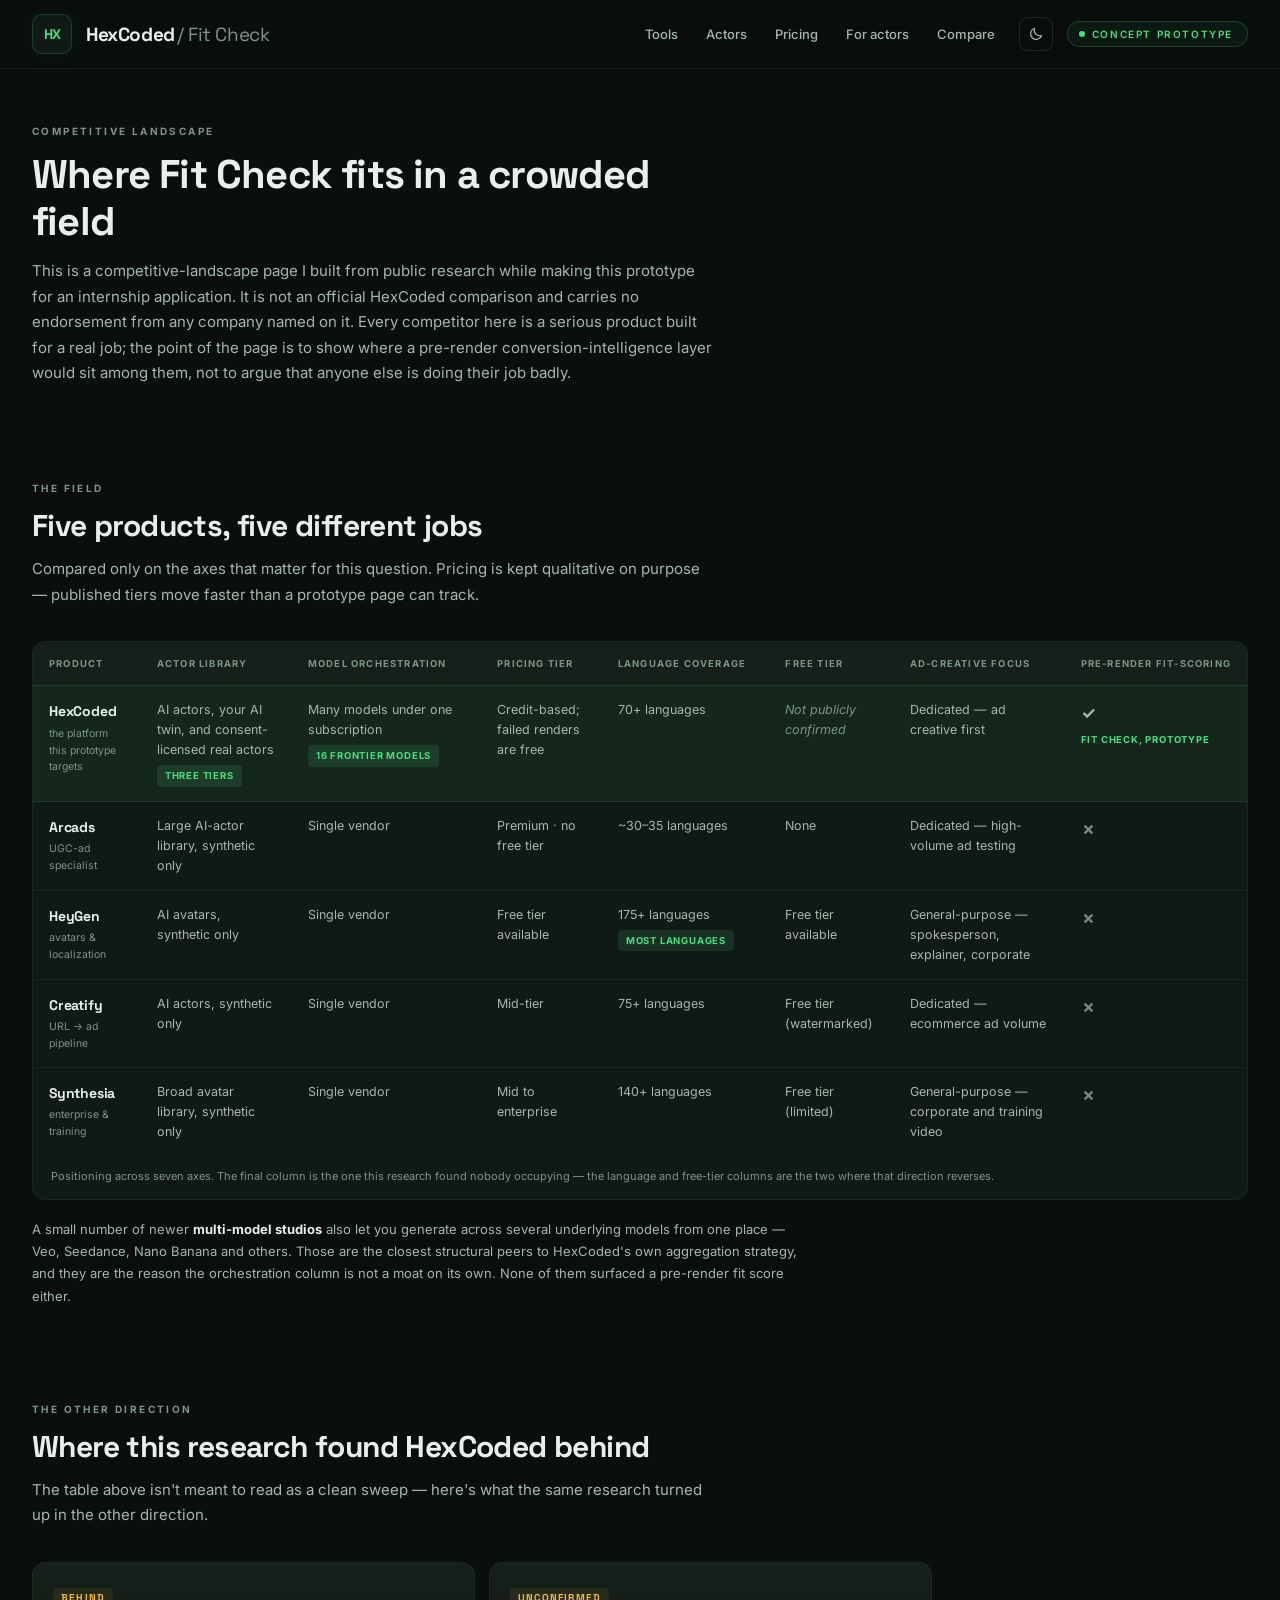
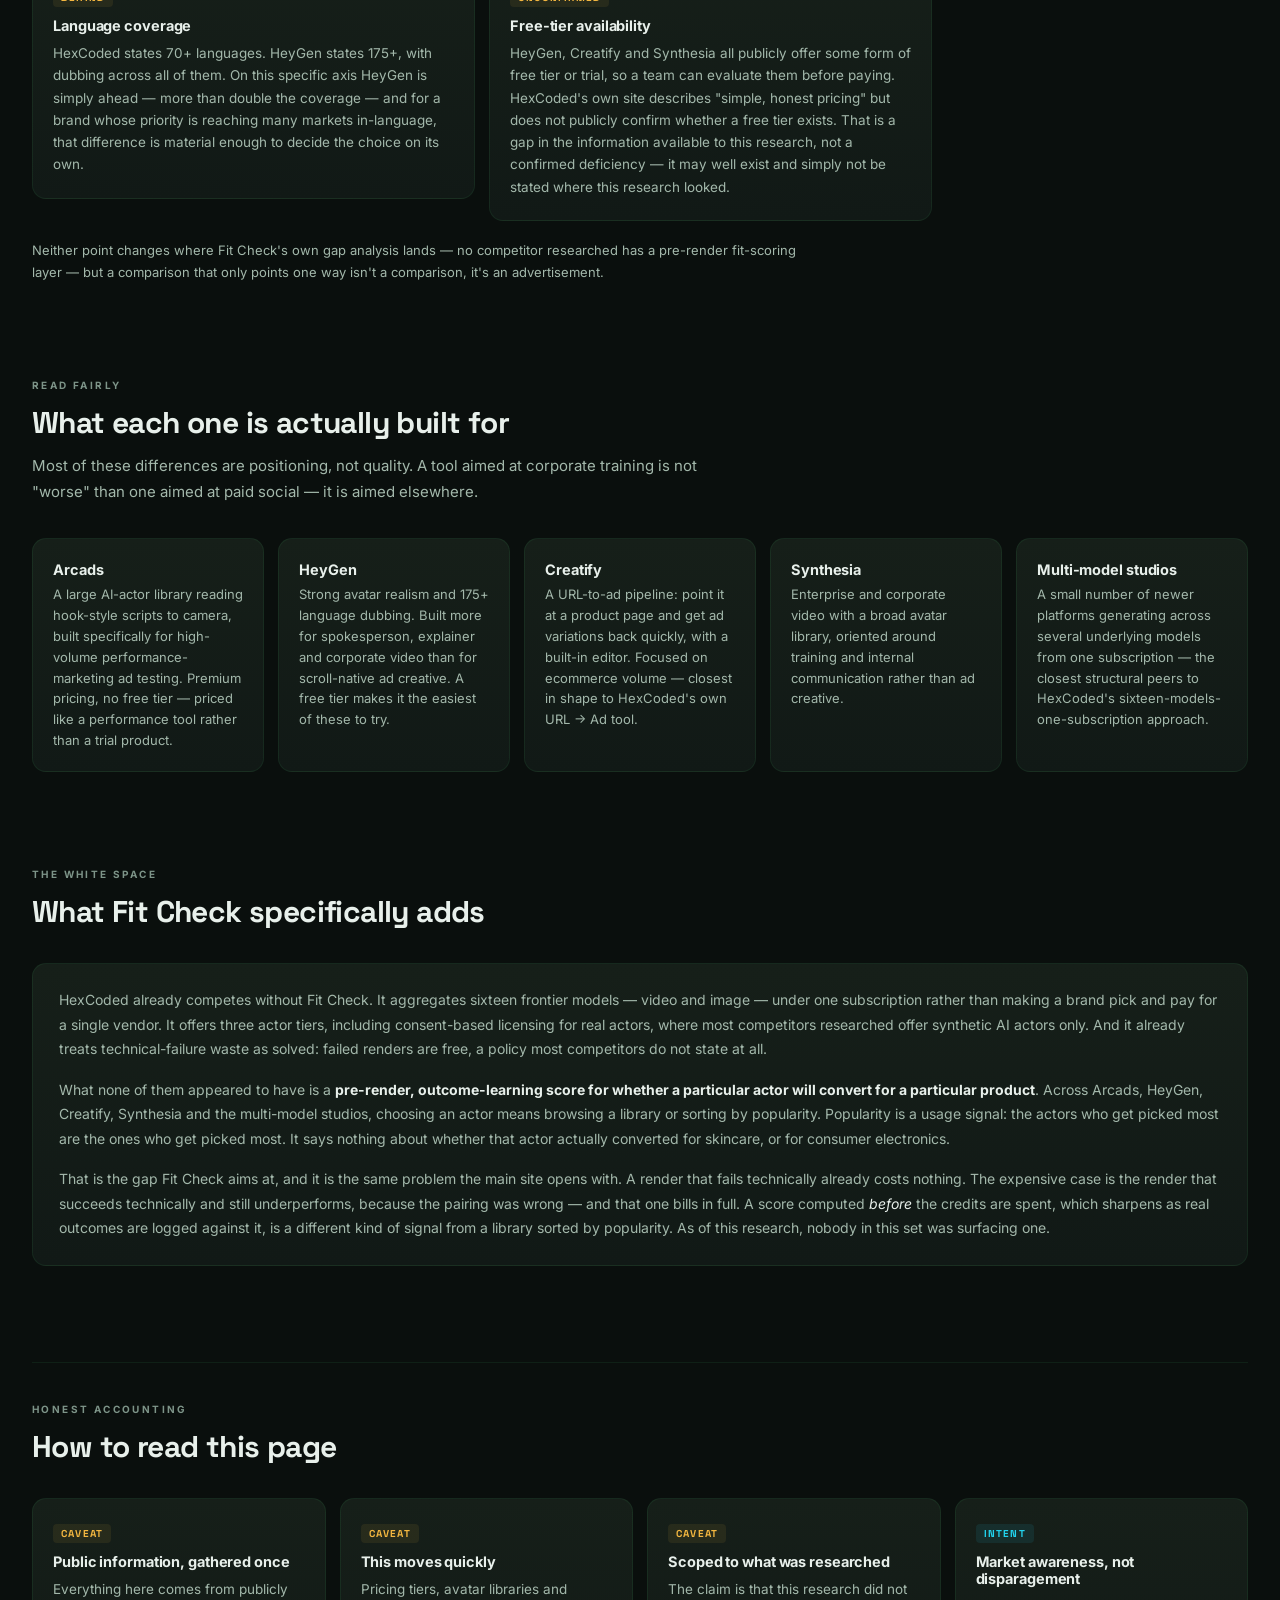
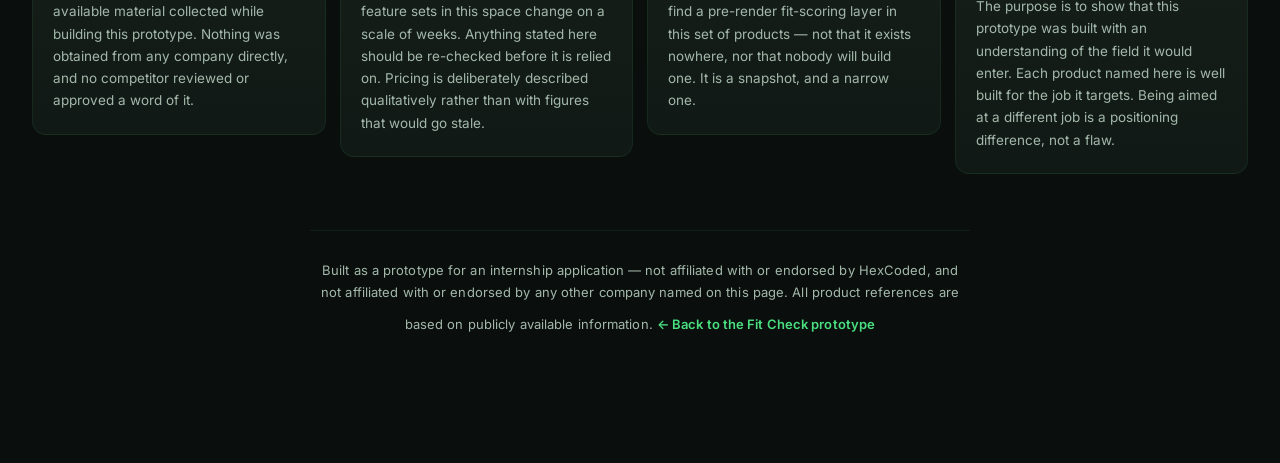
<file: competitors.html>
<!DOCTYPE html>
<html lang="en">
<head>
<meta charset="UTF-8">
<script>
  /* Applied before first paint so a saved light theme never flashes dark.
     Kept inline and tiny on purpose - it must run before the stylesheet
     paints, which a deferred module cannot do. */
  (function () {
    try {
      if (localStorage.getItem('hexcoded-theme') === 'light') {
        document.documentElement.setAttribute('data-theme', 'light');
      }
    } catch (e) { /* storage blocked - fall through to the dark default */ }
  })();
</script>
<meta name="viewport" content="width=device-width, initial-scale=1.0">
<title>Competitive landscape · Fit Check — HexCoded concept prototype</title>
<meta name="description" content="Where a pre-render conversion-intelligence score sits against Arcads, HeyGen, Creatify and Synthesia — a competitive-landscape page built from public research for an internship application.">
<link rel="icon" href="data:image/svg+xml,%3Csvg xmlns=%27http://www.w3.org/2000/svg%27 viewBox=%270 0 32 32%27%3E%3Crect width=%2732%27 height=%2732%27 rx=%278%27 fill=%27%230a0f0d%27/%3E%3Ccircle cx=%2716%27 cy=%2716%27 r=%279%27 fill=%27none%27 stroke=%27%234ade80%27 stroke-width=%272%27/%3E%3Ccircle cx=%2716%27 cy=%2716%27 r=%273.5%27 fill=%27%234ade80%27/%3E%3C/svg%3E">
<link rel="preconnect" href="https://fonts.googleapis.com">
<link href="https://fonts.googleapis.com/css2?family=Space+Grotesk:wght@400;500;600;700&family=Inter:wght@400;500;600&family=JetBrains+Mono:wght@400;500&display=swap" rel="stylesheet">
<link rel="stylesheet" href="style.css">
</head>
<body id="top">

<!-- ══ NAV — same shell as index.html ═════════════════════════════ -->
<header class="site-header">
  <div class="header-inner">
    <a class="brand" href="index.html">
      <div class="brand-mark">HX</div>
      <div class="brand-name">HexCoded <span>/ Fit Check</span></div>
    </a>

    <nav class="site-nav" aria-label="Product navigation">
      <a href="index.html#tools">Tools</a>
      <a href="index.html#actors">Actors</a>
      <a href="index.html#pricing">Pricing</a>
      <a href="index.html#for-actors">For actors</a>
      <a href="competitors.html" aria-current="page">Compare</a>
    </nav>

    <div class="header-actions">
      <button class="theme-toggle" id="themeToggle" type="button"
              aria-label="Switch to light theme" title="Switch to light theme" aria-pressed="false">
        <svg class="icon-moon" viewBox="0 0 24 24" fill="none" stroke="currentColor"
             stroke-width="1.7" stroke-linecap="round" stroke-linejoin="round" aria-hidden="true">
          <path d="M20.5 14.2A8.5 8.5 0 019.8 3.5a8.5 8.5 0 1010.7 10.7z"/>
        </svg>
        <svg class="icon-sun" viewBox="0 0 24 24" fill="none" stroke="currentColor"
             stroke-width="1.7" stroke-linecap="round" stroke-linejoin="round" aria-hidden="true">
          <circle cx="12" cy="12" r="4.2"/>
          <path d="M12 2v2.4M12 19.6V22M22 12h-2.4M4.4 12H2M19.1 4.9l-1.7 1.7M6.6 17.4l-1.7 1.7M19.1 19.1l-1.7-1.7M6.6 6.6L4.9 4.9"/>
        </svg>
      </button>
      <div class="badge"><span class="badge-dot" aria-hidden="true"></span>Concept Prototype</div>
    </div>
  </div>
</header>

<main class="wrap">

  <!-- ══ HERO ═══════════════════════════════════════════════════════ -->
  <section class="section compare-hero">
    <div class="section-head">
      <div class="section-eyebrow">Competitive landscape</div>
      <h1 class="section-title compare-h1">Where Fit Check fits in a crowded field</h1>
      <p class="section-sub">This is a competitive-landscape page I built from public research while
        making this prototype for an internship application. It is not an official HexCoded comparison
        and carries no endorsement from any company named on it. Every competitor here is a serious
        product built for a real job; the point of the page is to show where a pre-render
        conversion-intelligence layer would sit among them, not to argue that anyone else is doing
        their job badly.</p>
    </div>
  </section>

  <!-- ══ COMPARISON ═════════════════════════════════════════════════ -->
  <section class="section" id="matrix">
    <div class="section-head">
      <div class="section-eyebrow">The field</div>
      <h2 class="section-title">Five products, five different jobs</h2>
      <p class="section-sub">Compared only on the axes that matter for this question. Pricing is kept
        qualitative on purpose — published tiers move faster than a prototype page can track.</p>
    </div>

    <div class="compare-scroll" tabindex="0" role="group" aria-label="Competitive comparison table">
      <table class="compare-table">
        <caption class="compare-caption">Positioning across seven axes. The final column is the one
          this research found nobody occupying — the language and free-tier columns are the two where
          that direction reverses.</caption>
        <thead>
          <tr>
            <th scope="col">Product</th>
            <th scope="col">Actor library</th>
            <th scope="col">Model orchestration</th>
            <th scope="col">Pricing tier</th>
            <th scope="col">Language coverage</th>
            <th scope="col">Free tier</th>
            <th scope="col">Ad-creative focus</th>
            <th scope="col">Pre-render fit-scoring</th>
          </tr>
        </thead>
        <tbody>
          <tr class="compare-row compare-row--us">
            <th scope="row">
              <span class="compare-name">HexCoded</span>
              <span class="compare-note">the platform this prototype targets</span>
            </th>
            <td>AI actors, your AI twin, and consent-licensed real actors <span class="compare-tick">three tiers</span></td>
            <td>Many models under one subscription <span class="compare-tick">16 frontier models</span></td>
            <td>Credit-based; failed renders are free</td>
            <td>70+ languages</td>
            <td class="compare-unknown">Not publicly confirmed</td>
            <td>Dedicated — ad creative first</td>
            <td class="compare-yes"><span aria-hidden="true">✓</span>
              <span class="compare-yes-label">Fit Check, prototype</span></td>
          </tr>
          <tr class="compare-row">
            <th scope="row">
              <span class="compare-name">Arcads</span>
              <span class="compare-note">UGC-ad specialist</span>
            </th>
            <td>Large AI-actor library, synthetic only</td>
            <td>Single vendor</td>
            <td>Premium · no free tier</td>
            <td>~30–35 languages</td>
            <td>None</td>
            <td>Dedicated — high-volume ad testing</td>
            <td class="compare-no"><span aria-hidden="true">✗</span><span class="sr-only">No</span></td>
          </tr>
          <tr class="compare-row">
            <th scope="row">
              <span class="compare-name">HeyGen</span>
              <span class="compare-note">avatars &amp; localization</span>
            </th>
            <td>AI avatars, synthetic only</td>
            <td>Single vendor</td>
            <td>Free tier available</td>
            <td>175+ languages <span class="compare-tick">most languages</span></td>
            <td>Free tier available</td>
            <td>General-purpose — spokesperson, explainer, corporate</td>
            <td class="compare-no"><span aria-hidden="true">✗</span><span class="sr-only">No</span></td>
          </tr>
          <tr class="compare-row">
            <th scope="row">
              <span class="compare-name">Creatify</span>
              <span class="compare-note">URL → ad pipeline</span>
            </th>
            <td>AI actors, synthetic only</td>
            <td>Single vendor</td>
            <td>Mid-tier</td>
            <td>75+ languages</td>
            <td>Free tier (watermarked)</td>
            <td>Dedicated — ecommerce ad volume</td>
            <td class="compare-no"><span aria-hidden="true">✗</span><span class="sr-only">No</span></td>
          </tr>
          <tr class="compare-row">
            <th scope="row">
              <span class="compare-name">Synthesia</span>
              <span class="compare-note">enterprise &amp; training</span>
            </th>
            <td>Broad avatar library, synthetic only</td>
            <td>Single vendor</td>
            <td>Mid to enterprise</td>
            <td>140+ languages</td>
            <td>Free tier (limited)</td>
            <td>General-purpose — corporate and training video</td>
            <td class="compare-no"><span aria-hidden="true">✗</span><span class="sr-only">No</span></td>
          </tr>
        </tbody>
      </table>
    </div>

    <p class="compare-foot">A small number of newer <b>multi-model studios</b> also let you generate
      across several underlying models from one place — Veo, Seedance, Nano Banana and others. Those
      are the closest structural peers to HexCoded's own aggregation strategy, and they are the reason
      the orchestration column is not a moat on its own. None of them surfaced a pre-render fit score
      either.</p>
  </section>

  <!-- ══ WHERE HEXCODED IS BEHIND ═══════════════════════════════════ -->
  <section class="section" id="behind">
    <div class="section-head">
      <div class="section-eyebrow">The other direction</div>
      <h2 class="section-title">Where this research found HexCoded behind</h2>
      <p class="section-sub">The table above isn't meant to read as a clean sweep — here's what the
        same research turned up in the other direction.</p>
    </div>

    <div class="how-grid compare-behind">
      <div class="how-card">
        <div class="how-num how-num--standin">Behind</div>
        <div class="how-h">Language coverage</div>
        <div class="how-p">HexCoded states 70+ languages. HeyGen states 175+, with dubbing across
          all of them. On this specific axis HeyGen is simply ahead — more than double the coverage —
          and for a brand whose priority is reaching many markets in-language, that difference is
          material enough to decide the choice on its own.</div>
      </div>
      <div class="how-card">
        <div class="how-num how-num--standin">Unconfirmed</div>
        <div class="how-h">Free-tier availability</div>
        <div class="how-p">HeyGen, Creatify and Synthesia all publicly offer some form of free tier
          or trial, so a team can evaluate them before paying. HexCoded's own site describes "simple,
          honest pricing" but does not publicly confirm whether a free tier exists. That is a gap in
          the information available to this research, not a confirmed deficiency — it may well exist
          and simply not be stated where this research looked.</div>
      </div>
    </div>

    <p class="compare-foot">Neither point changes where Fit Check's own gap analysis lands — no
      competitor researched has a pre-render fit-scoring layer — but a comparison that only points
      one way isn't a comparison, it's an advertisement.</p>
  </section>

  <!-- ══ WHAT EACH ONE IS ACTUALLY FOR ══════════════════════════════ -->
  <section class="section" id="field">
    <div class="section-head">
      <div class="section-eyebrow">Read fairly</div>
      <h2 class="section-title">What each one is actually built for</h2>
      <p class="section-sub">Most of these differences are positioning, not quality. A tool aimed at
        corporate training is not "worse" than one aimed at paid social — it is aimed elsewhere.</p>
    </div>

    <div class="tool-grid compare-grid">
      <div class="tool-card">
        <div class="tool-name">Arcads</div>
        <div class="tool-desc">A large AI-actor library reading hook-style scripts to camera, built
          specifically for high-volume performance-marketing ad testing. Premium pricing, no free tier
          — priced like a performance tool rather than a trial product.</div>
      </div>
      <div class="tool-card">
        <div class="tool-name">HeyGen</div>
        <div class="tool-desc">Strong avatar realism and 175+ language dubbing. Built more for
          spokesperson, explainer and corporate video than for scroll-native ad creative. A free tier
          makes it the easiest of these to try.</div>
      </div>
      <div class="tool-card">
        <div class="tool-name">Creatify</div>
        <div class="tool-desc">A URL-to-ad pipeline: point it at a product page and get ad variations
          back quickly, with a built-in editor. Focused on ecommerce volume — closest in shape to
          HexCoded's own URL → Ad tool.</div>
      </div>
      <div class="tool-card">
        <div class="tool-name">Synthesia</div>
        <div class="tool-desc">Enterprise and corporate video with a broad avatar library, oriented
          around training and internal communication rather than ad creative.</div>
      </div>
      <div class="tool-card">
        <div class="tool-name">Multi-model studios</div>
        <div class="tool-desc">A small number of newer platforms generating across several underlying
          models from one subscription — the closest structural peers to HexCoded's
          sixteen-models-one-subscription approach.</div>
      </div>
    </div>
  </section>

  <!-- ══ THE GAP ════════════════════════════════════════════════════ -->
  <section class="section" id="gap">
    <div class="section-head">
      <div class="section-eyebrow">The white space</div>
      <h2 class="section-title">What Fit Check specifically adds</h2>
    </div>

    <div class="evidence compare-gap">
      <p class="compare-p">HexCoded already competes without Fit Check. It aggregates sixteen frontier
        models — video and image — under one subscription rather than making a brand pick and pay for a
        single vendor. It offers three actor tiers, including consent-based licensing for real actors,
        where most competitors researched offer synthetic AI actors only. And it already treats
        technical-failure waste as solved: failed renders are free, a policy most competitors do not
        state at all.</p>

      <p class="compare-p">What none of them appeared to have is a <b>pre-render, outcome-learning
        score for whether a particular actor will convert for a particular product</b>. Across Arcads,
        HeyGen, Creatify, Synthesia and the multi-model studios, choosing an actor means browsing a
        library or sorting by popularity. Popularity is a usage signal: the actors who get picked most
        are the ones who get picked most. It says nothing about whether that actor actually converted
        for skincare, or for consumer electronics.</p>

      <p class="compare-p">That is the gap Fit Check aims at, and it is the same problem the main site
        opens with. A render that fails technically already costs nothing. The expensive case is the
        render that succeeds technically and still underperforms, because the pairing was wrong — and
        that one bills in full. A score computed <em>before</em> the credits are spent, which sharpens
        as real outcomes are logged against it, is a different kind of signal from a library sorted by
        popularity. As of this research, nobody in this set was surfacing one.</p>
    </div>
  </section>

  <!-- ══ HONESTY ════════════════════════════════════════════════════ -->
  <section class="section how" id="honesty">
    <div class="section-head">
      <div class="section-eyebrow">Honest accounting</div>
      <h2 class="section-title">How to read this page</h2>
    </div>

    <div class="how-grid">
      <div class="how-card">
        <div class="how-num how-num--standin">Caveat</div>
        <div class="how-h">Public information, gathered once</div>
        <div class="how-p">Everything here comes from publicly available material collected while
          building this prototype. Nothing was obtained from any company directly, and no competitor
          reviewed or approved a word of it.</div>
      </div>
      <div class="how-card">
        <div class="how-num how-num--standin">Caveat</div>
        <div class="how-h">This moves quickly</div>
        <div class="how-p">Pricing tiers, avatar libraries and feature sets in this space change on a
          scale of weeks. Anything stated here should be re-checked before it is relied on. Pricing is
          deliberately described qualitatively rather than with figures that would go stale.</div>
      </div>
      <div class="how-card">
        <div class="how-num how-num--standin">Caveat</div>
        <div class="how-h">Scoped to what was researched</div>
        <div class="how-p">The claim is that this research did not find a pre-render fit-scoring layer
          in this set of products — not that it exists nowhere, nor that nobody will build one. It is a
          snapshot, and a narrow one.</div>
      </div>
      <div class="how-card">
        <div class="how-num how-num--grounded">Intent</div>
        <div class="how-h">Market awareness, not disparagement</div>
        <div class="how-p">The purpose is to show that this prototype was built with an understanding
          of the field it would enter. Each product named here is well built for the job it targets.
          Being aimed at a different job is a positioning difference, not a flaw.</div>
      </div>
    </div>
  </section>

  <footer id="colophon">Built as a prototype for an internship application — not affiliated with or
    endorsed by HexCoded, and not affiliated with or endorsed by any other company named on this page.
    All product references are based on publicly available information.
    <a class="compare-back" href="index.html">← Back to the Fit Check prototype</a></footer>
</main>

<script type="module" src="js/theme.js"></script>
</body>
</html>
</file>
<file: style.css>
/* ═══════════════════════════════════════════════════════════════════
   HexCoded · Conversion Intelligence — Production Design System
   ═══════════════════════════════════════════════════════════════════ */

/* ── Tokens ────────────────────────────────────────────────────── */
:root {
  --bg: #0a0f0d;
  --surface: #111916;
  --surface-2: #161f19;
  --surface-3: #1c2720;

  --border: rgba(74, 222, 128, .08);
  --border-hl: rgba(74, 222, 128, .18);

  --accent: #4ade80;
  --accent-dim: #2e6b48;
  --accent-glow: rgba(74, 222, 128, .22);

  --warn: #f4b740;
  --danger: #f2555a;

  --text: #e8f0eb;
  --text-2: #a3b8ab;
  --text-3: #7d9488;


  /* ── role tokens (light theme overrides these below) ───────────── */
  --accent-fill: #4ade80;      /* green that carries --on-accent ink */
  --accent-hover: #5ce898;
  --on-accent: #0a0f0d;        /* ink on a green fill */

  --grad-a: #4ade80;
  --grad-b: #22d3ee;
  --cyan: #22d3ee;
  --cyan-wash: rgba(34,211,238,.09);
  --cyan-wash-2: rgba(34,211,238,.16);

  --line-faint: rgba(255,255,255,.05);
  --line:       rgba(255,255,255,.08);
  --line-2:     rgba(255,255,255,.10);
  --line-3:     rgba(255,255,255,.12);
  --line-4:     rgba(255,255,255,.14);
  --fill-subtle: rgba(255,255,255,.04);
  --track:       rgba(255,255,255,.07);
  --track-fill:  rgba(255,255,255,.35);
  --track-fill-2: rgba(255,255,255,.16);
  --key-usage:   rgba(255,255,255,.30);
  --inset:       rgba(0,0,0,.18);

  --shadow-c:        rgba(0,0,0,.4);
  --shadow-c-soft:   rgba(0,0,0,.3);
  --shadow-c-strong: rgba(0,0,0,.55);

  --verdict-warm-fg: #c7f5d8;
  --verdict-cold-fg: #ffd4d5;
  --header-bg: rgba(10, 15, 13, .82);

  --hero-wash: rgba(74,222,128,.07);
  --hv-silhouette: url("data:image/svg+xml,%3Csvg xmlns='http://www.w3.org/2000/svg' viewBox='0 0 100 132'%3E%3Ccircle cx='50' cy='38' r='21'/%3E%3Cpath d='M6 132c0-29.5 19.7-50 44-50s44 20.5 44 50z'/%3E%3C/svg%3E");

  --mono: 'JetBrains Mono', 'SF Mono', 'Fira Code', monospace;
}

/* ── Reset ─────────────────────────────────────────────────────── */
*, *::before, *::after { box-sizing: border-box; margin: 0; padding: 0; }
html {
  scroll-behavior: smooth;
  /* sticky header is ~57-70px; keep anything scrolled-to clear of it.
     Global scroll-padding replaces the per-element scroll-margin-top rules
     that used to be sprinkled on .flow / .section / .rail / .for-actors. */
  scroll-padding-top: 96px;
}
body {
  font-family: 'Inter', -apple-system, BlinkMacSystemFont, sans-serif;
  background: var(--bg);
  color: var(--text);
  min-height: 100vh;
  -webkit-font-smoothing: antialiased;
  -moz-osx-font-smoothing: grayscale;
  padding: 0 0 100px;
  /* single subtle top glow — not over-produced */
  background-image:
    radial-gradient(ellipse 900px 440px at 20% -6%, var(--hero-wash), transparent 60%);
}

/* ── Layout ────────────────────────────────────────────────────── */
/* .wrap is the WIDE container for hero / transparency / footer.
   .flow is the NARROW, centred container for the linear step panels. */
.wrap {
  max-width: 1280px;
  margin: 0 auto;
  padding: 0 32px;
}
.flow {
  max-width: 800px;
  margin: 0 auto;
}
/* Long-form text never runs the full 1280px measure. */
.sub, .notice, footer { max-width: 660px; }

/* ── Keyframes ─────────────────────────────────────────────────── */
@keyframes fadeUp {
  from { opacity: 0; transform: translateY(18px); }
  to   { opacity: 1; transform: translateY(0); }
}
@keyframes panelIn {
  from { opacity: 0; transform: translateY(12px) scale(.985); }
  to   { opacity: 1; transform: translateY(0)   scale(1); }
}
@keyframes scorePulse {
  0%   { transform: scale(1); }
  35%  { transform: scale(1.08); }
  100% { transform: scale(1); }
}
@keyframes scaleIn {
  from { opacity: 0; transform: translateY(12px) scale(.985); }
  to   { opacity: 1; transform: translateY(0)   scale(1); }
}
@keyframes dotPulse {
  0%, 100% { box-shadow: 0 0 0 0 rgba(74,222,128,.55); }
  60%      { box-shadow: 0 0 0 5px rgba(74,222,128,0); }
}
@keyframes toastUp {
  from { opacity: 0; transform: translateX(-50%) translateY(16px); }
  to   { opacity: 1; transform: translateX(-50%) translateY(0); }
}

/* ══════════════════════════════════════════════════════════════════
   LIGHT THEME
   Same token names, re-pointed. Dark stays the default; light is opt-in
   via data-theme="light" on <html>. On white the dark theme's tricks
   invert: green-tinted glows become grey hairlines, and depth comes
   from soft shadows instead of border luminance.
   ══════════════════════════════════════════════════════════════════ */
html[data-theme="light"] {
  --bg: #f4f9f6;
  --surface: #ffffff;
  --surface-2: #fbfdfc;
  --surface-3: #f1f7f3;

  --border: rgba(13, 42, 30, .10);
  --border-hl: rgba(22, 163, 74, .32);

  --accent: #15803d;          /* green that must stay readable AS TEXT on white */
  --accent-fill: #22c55e;     /* vivid green that carries --on-accent ink */
  --accent-hover: #16a34a;
  --accent-dim: #86efac;
  --accent-glow: rgba(34, 197, 94, .20);
  --on-accent: #04240f;

  --grad-a: #16a34a;
  --grad-b: #0891b2;
  --cyan: #0e7490;
  --cyan-wash: rgba(14, 116, 144, .08);
  --cyan-wash-2: rgba(14, 116, 144, .14);

  --warn: #b45309;
  --danger: #dc2626;

  --text:   #0a1710;   /* headings: near-black */
  --text-2: #3a4a42;   /* body copy: confidently dark, ~9.4:1 on white */
  --text-3: #4e5d55;   /* muted labels, ~7:1 on white */

  --line-faint:   rgba(13, 42, 30, .06);
  --line:         rgba(13, 42, 30, .09);
  --line-2:       rgba(13, 42, 30, .12);
  --line-3:       rgba(13, 42, 30, .15);
  --line-4:       rgba(13, 42, 30, .20);
  --fill-subtle:  rgba(13, 42, 30, .04);
  --track:        rgba(13, 42, 30, .08);
  --track-fill:   rgba(13, 42, 30, .42);
  --track-fill-2: rgba(13, 42, 30, .20);
  --key-usage:    rgba(13, 42, 30, .34);
  --inset:        rgba(13, 42, 30, .025);

  --shadow-c:        rgba(16, 44, 32, .10);
  --shadow-c-soft:   rgba(16, 44, 32, .07);
  --shadow-c-strong: rgba(16, 44, 32, .15);

  --verdict-warm-fg: #14532d;
  --verdict-cold-fg: #7f1d1d;
  --header-bg: rgba(255, 255, 255, .88);

  --hero-wash: rgba(34, 197, 94, .10);
}

/* Depth on white comes from shadow, not from a luminous border. */
html[data-theme="light"] .panel,
html[data-theme="light"] .tool-card,
html[data-theme="light"] .lib-card,
html[data-theme="light"] .econ-cell,
html[data-theme="light"] .how-card,
html[data-theme="light"] .evidence,
html[data-theme="light"] .for-actors,
html[data-theme="light"] .notice,
html[data-theme="light"] .stat,
html[data-theme="light"] .lib-verdict {
  box-shadow: 0 1px 2px rgba(16,44,32,.04), 0 6px 18px rgba(16,44,32,.06);
}
html[data-theme="light"] .panel {
  box-shadow: 0 1px 2px rgba(16,44,32,.04), 0 10px 30px rgba(16,44,32,.07);
}
html[data-theme="light"] .tool-card:hover,
html[data-theme="light"] .lib-card:hover,
html[data-theme="light"] .econ-cell:hover,
html[data-theme="light"] .how-card:hover,
html[data-theme="light"] .stat:hover {
  box-shadow: 0 2px 4px rgba(16,44,32,.05), 0 12px 28px rgba(16,44,32,.11);
}

/* The green washes that read as "tint" on black go muddy on white —
   lighten them and lean on the border instead. */
html[data-theme="light"] .badge {
  background: rgba(34,197,94,.07);
  border-color: rgba(22,163,74,.30);
}
html[data-theme="light"] .actor-card.sel,
html[data-theme="light"] .tool-card--new {
  background: linear-gradient(180deg, rgba(34,197,94,.09) 0%, var(--surface) 70%);
}
html[data-theme="light"] .drop {
  background: var(--surface-3);
}
html[data-theme="light"] .drop:hover {
  background: rgba(34,197,94,.06);
  border-color: var(--accent);
}
html[data-theme="light"] .lib-stat {
  background: var(--surface-3);
}
html[data-theme="light"] .lib-card.has-fit .lib-stat--fit {
  background: rgba(34,197,94,.09);
  border-color: rgba(22,163,74,.30);
}
html[data-theme="light"] .verdict.warm,
html[data-theme="light"] .lib-verdict.on {
  background: rgba(34,197,94,.08);
  border-color: rgba(22,163,74,.28);
}
html[data-theme="light"] .verdict.cold {
  background: rgba(220,38,38,.05);
  border-color: rgba(220,38,38,.22);
}
html[data-theme="light"] .btn-ghost {
  border-color: var(--line-2);
}
html[data-theme="light"] .btn-ghost:hover {
  border-color: var(--border-hl);
  background: rgba(34,197,94,.06);
}
html[data-theme="light"] .conf-pill.med,
html[data-theme="light"] .conf-pill.high,
html[data-theme="light"] .how-num--real {
  background: rgba(34,197,94,.11);
}
html[data-theme="light"] .conf-pill.low { background: rgba(180,83,9,.11); }
html[data-theme="light"] .conf-pill.none,
html[data-theme="light"] .err-box { background: rgba(220,38,38,.07); }
html[data-theme="light"] .how-num--standin { background: rgba(180,83,9,.11); }
html[data-theme="light"] .ev-note code,
html[data-theme="light"] .how-p code,
html[data-theme="light"] footer code {
  background: rgba(34,197,94,.11);
}
html[data-theme="light"] .lb-item:hover { background: rgba(34,197,94,.05); }
html[data-theme="light"] .logBtn { background: var(--surface-3); }
html[data-theme="light"] ::selection { background: rgba(34,197,94,.24); color: var(--text); }
html[data-theme="light"] ::-webkit-scrollbar-track { background: var(--surface-3); }
html[data-theme="light"] ::-webkit-scrollbar-thumb { background: rgba(13,42,30,.22); }
html[data-theme="light"] ::-webkit-scrollbar-thumb:hover { background: rgba(13,42,30,.34); }

/* ── Theme toggle button ────────────────────────────────────────── */
.theme-toggle {
  width: 34px; height: 34px; flex-shrink: 0;
  display: inline-flex; align-items: center; justify-content: center;
  border-radius: 9px; cursor: pointer;
  background: transparent;
  border: 1px solid var(--line-2);
  color: var(--text-2);
  transition: color .2s, border-color .2s, background .2s, transform .2s;
}
.theme-toggle:hover {
  color: var(--accent);
  border-color: var(--border-hl);
  background: var(--fill-subtle);
  transform: translateY(-1px);
}
.theme-toggle:focus-visible {
  outline: none;
  box-shadow: 0 0 0 3px var(--accent-glow);
}
.theme-toggle svg { width: 16px; height: 16px; display: block; }
/* show the icon for the theme you would switch TO */
.theme-toggle .icon-sun  { display: none; }
.theme-toggle .icon-moon { display: block; }
html[data-theme="light"] .theme-toggle .icon-sun  { display: block; }
html[data-theme="light"] .theme-toggle .icon-moon { display: none; }

/* ══════════════════════════════════════════════════════════════════
   HEADER / BRAND
   ══════════════════════════════════════════════════════════════════ */
/* The bar itself is full-viewport-width; only .header-inner is capped. */
.site-header {
  position: sticky; top: 0; z-index: 40;
  width: 100%;
  background: var(--header-bg);
  -webkit-backdrop-filter: saturate(150%) blur(14px);
  backdrop-filter: saturate(150%) blur(14px);
  border-bottom: 1px solid var(--border);
  margin-bottom: 56px;
}
.header-inner {
  max-width: 1280px; margin: 0 auto;
  padding: 14px 32px;
  display: flex; align-items: center; gap: 24px;
}
.brand {
  display: flex; align-items: center; gap: 14px;
  text-decoration: none; color: inherit;
  margin-right: auto;
  transition: opacity .2s;
}
.brand:hover { opacity: .82; }

/* ── centre-right nav links ── */
.site-nav {
  display: flex; align-items: center; gap: 28px;
}
.site-nav a {
  font-size: 13px; font-weight: 500;
  color: var(--text-2); text-decoration: none;
  position: relative; padding: 4px 0;
  transition: color .2s;
}
.site-nav a::after {
  content: ""; position: absolute;
  left: 0; right: 0; bottom: -2px; height: 1.5px;
  background: var(--accent);
  transform: scaleX(0); transform-origin: left;
  transition: transform .25s cubic-bezier(.4,0,.2,1);
}
.site-nav a:hover { color: var(--text); }
.site-nav a:hover::after { transform: scaleX(1); }

/* ── far-right actions ── */
.header-actions {
  display: flex; align-items: center; gap: 14px;
  flex-shrink: 0;
}
.btn-sm {
  padding: 9px 16px; font-size: 12.5px;
  text-decoration: none; white-space: nowrap;
}
.brand-mark {
  width: 40px; height: 40px; border-radius: 10px;
  background: var(--surface);
  border: 1.5px solid var(--border-hl);
  display: flex; align-items: center; justify-content: center;
  font-family: 'Space Grotesk', sans-serif;
  font-weight: 700; font-size: 14px;
  color: var(--accent);
  letter-spacing: -.5px;
  flex-shrink: 0;
  box-shadow: 0 0 20px rgba(74,222,128,.06);
}
.brand-name {
  font-family: 'Space Grotesk', sans-serif;
  font-weight: 700; font-size: 19px;
  letter-spacing: -.4px;
  display: flex; align-items: baseline; gap: 0;
}
.brand-name span {
  color: var(--text-3); font-weight: 400;
  margin-left: 2px;
}

/* badge — live-indicator chip */
.badge {
  display: inline-flex; align-items: center; gap: 7px;
  font-size: 10px; letter-spacing: 1.6px; text-transform: uppercase;
  font-weight: 600; color: var(--accent);
  border: 1px solid rgba(74,222,128,.20);
  background: rgba(74,222,128,.05);
  padding: 6px 14px 6px 11px; border-radius: 100px;
}
.badge-dot {
  width: 6px; height: 6px; border-radius: 50%;
  background: var(--accent);
  flex-shrink: 0;
  animation: dotPulse 2.4s ease-out infinite;
}

/* ══════════════════════════════════════════════════════════════════
   HERO
   ══════════════════════════════════════════════════════════════════ */
/* Mobile-first: single column. Two-column kicks in at >=900px (see below). */
.hero {
  display: grid;
  grid-template-columns: 1fr;
  gap: 40px;
  align-items: center;
  padding-bottom: 8px;
}
.hero-cta {
  display: flex; flex-wrap: wrap; gap: 12px;
  margin-top: 26px;
}
.hero-cta .btn { text-decoration: none; }

.eyebrow {
  font-size: 10.5px; letter-spacing: 2.8px; text-transform: uppercase;
  color: var(--text-3); font-weight: 600;
  margin-bottom: 16px;
}
h1 {
  font-family: 'Space Grotesk', sans-serif;
  font-size: clamp(32px, 4.8vw, 52px);
  line-height: 1.08; font-weight: 700;
  letter-spacing: -.02em;
  max-width: 740px;
  margin-bottom: 4px;
}
h1 em {
  font-style: normal;
  background: linear-gradient(135deg, var(--grad-a), var(--grad-b));
  -webkit-background-clip: text;
  background-clip: text;
  color: transparent;
}
.sub {
  color: var(--text-2); font-size: 16px;
  line-height: 1.7; max-width: 660px;
  margin-top: 16px;
}

/* ── Notice ─────────────────────────────────────────────────────── */
.notice {
  margin-top: 24px; font-size: 13px; color: var(--text-2);
  border: 1px solid var(--border); border-radius: 10px;
  padding: 12px 16px;
  background: var(--surface);
  display: flex; gap: 10px; align-items: flex-start;
  line-height: 1.65;
}
.notice b { color: var(--text-2); }

/* ══════════════════════════════════════════════════════════════════
   HERO VISUAL — stacked portrait cards with a live-feeling front card
   All motion is CSS. No video or image files, original artwork only.
   The card CHROME follows the theme; the small preview STAGE stays dark
   in both themes (like a video thumbnail inside a white card), which is
   what keeps the green sweep legible on a light background.
   ══════════════════════════════════════════════════════════════════ */
.hero-visual { display: none; }          /* hidden until the wide breakpoint */

.hv-stack {
  position: relative;
  height: 430px;
  /* one knob drives rest + hover spread so narrow columns can shrink it */
  --hv-spread: 130px;
  display: flex; align-items: center; justify-content: center;
}
.hv-glow {
  position: absolute; inset: 6% 2% 10%;
  border-radius: 44px;
  background:
    radial-gradient(ellipse at 66% 28%, var(--cyan-wash-2), transparent 62%),
    radial-gradient(ellipse at 30% 72%, var(--accent-glow), transparent 62%);
  filter: blur(30px);
  pointer-events: none;
}

.hv-card {
  position: absolute;
  width: 176px;
  aspect-ratio: 9 / 16;
  border-radius: 18px;
  overflow: hidden;
  display: flex; flex-direction: column;
  background: var(--surface);
  border: 1px solid var(--border-hl);
  box-shadow: 0 22px 52px var(--shadow-c-strong);
  transition: transform .5s cubic-bezier(.4,0,.2,1), box-shadow .5s;
}
.hv-card--left  { transform: translateX(calc(var(--hv-spread) * -1)) rotate(-9deg) scale(.86); z-index: 1; }
.hv-card--right { transform: translateX(var(--hv-spread)) rotate( 9deg) scale(.86); z-index: 1; }
.hv-card--front {
  width: 200px;
  z-index: 3;
  transform: translateY(-8px);
  border-color: var(--border-hl);
  box-shadow: 0 30px 64px var(--shadow-c-strong);
}
.hv-stack:hover .hv-card--left  { transform: translateX(calc(var(--hv-spread) * -1.14)) rotate(-11deg) scale(.88); }
.hv-stack:hover .hv-card--right { transform: translateX(calc(var(--hv-spread) * 1.14)) rotate( 11deg) scale(.88); }
.hv-stack:hover .hv-card--front { transform: translateY(-14px); }

/* ── the preview stage: deliberately dark in BOTH themes ─────────── */
.hv-scene {
  position: relative;
  flex: 1;
  background:
    radial-gradient(ellipse at 50% 120%, #17251f 0%, transparent 70%),
    linear-gradient(170deg, #101b16 0%, #0a120f 100%);
  overflow: hidden;
}

/* animated silhouette: a masked element with a gradient sweeping across */
.hv-figure {
  position: absolute; inset: 12% 0 0;
  -webkit-mask-image: var(--hv-silhouette);
          mask-image: var(--hv-silhouette);
  -webkit-mask-size: 74% auto;    mask-size: 74% auto;
  -webkit-mask-position: center bottom; mask-position: center bottom;
  -webkit-mask-repeat: no-repeat; mask-repeat: no-repeat;
  background-image:
    linear-gradient(108deg, transparent 26%, var(--grad-a) 43%, var(--grad-b) 54%, transparent 72%),
    linear-gradient(0deg, #2a3d34, #2a3d34);
  background-size: 260% 100%, 100% 100%;
  background-repeat: no-repeat;
  animation: hvSweep 3.6s linear infinite;
}
@keyframes hvSweep {
  from { background-position: 170% 0, 0 0; }
  to   { background-position: -70% 0, 0 0; }
}

/* a faint horizontal scan line drifting down the stage */
.hv-scan {
  position: absolute; left: 0; right: 0; height: 34%;
  background: linear-gradient(180deg, transparent, rgba(74,222,128,.10), transparent);
  animation: hvScan 4.2s ease-in-out infinite;
  pointer-events: none;
}
@keyframes hvScan {
  0%, 100% { transform: translateY(-40%); opacity: 0; }
  40%      { opacity: 1; }
  60%      { opacity: 1; }
  50%      { transform: translateY(190%); }
}

/* ── LIVE PREVIEW chip — fixed light colours, it sits on the dark stage */
.hv-live {
  position: absolute; top: 10px; left: 10px;
  display: inline-flex; align-items: center; gap: 6px;
  font-size: 8px; font-weight: 700;
  letter-spacing: 1.1px; text-transform: uppercase;
  color: #d6f5e2;
  background: rgba(8,14,11,.62);
  -webkit-backdrop-filter: blur(6px); backdrop-filter: blur(6px);
  border: 1px solid rgba(74,222,128,.30);
  padding: 4px 9px 4px 7px; border-radius: 100px;
  z-index: 2;
}
.hv-live-dot {
  width: 5px; height: 5px; border-radius: 50%;
  background: #4ade80; flex-shrink: 0;
  animation: hvRec 1.6s ease-in-out infinite;
}
@keyframes hvRec {
  0%, 100% { opacity: 1;  box-shadow: 0 0 0 0 rgba(74,222,128,.6); }
  50%      { opacity: .45; box-shadow: 0 0 0 4px rgba(74,222,128,0); }
}

/* ── card chrome below the stage — fully theme-aware ─────────────── */
.hv-readout {
  padding: 11px 12px 12px;
  background: var(--surface);
  border-top: 1px solid var(--border);
  flex-shrink: 0;
}
.hv-cap {
  font-size: 8px; letter-spacing: 1.3px; text-transform: uppercase;
  font-weight: 700; color: var(--text-3);
  margin-bottom: 7px;
}
.hv-score {
  display: flex; align-items: baseline; gap: 3px;
  font-family: 'Space Grotesk', sans-serif;
  line-height: 1;
}
.hv-score b {
  font-size: 30px; font-weight: 700; letter-spacing: -1.4px;
  background: linear-gradient(135deg, var(--grad-a), var(--grad-b));
  -webkit-background-clip: text; background-clip: text; color: transparent;
}
.hv-score span { font-size: 11px; color: var(--text-3); font-weight: 500; }

/* looping waveform — reads as "computing", not as audio */
.hv-wave {
  display: flex; align-items: flex-end; gap: 2.5px;
  height: 18px; margin-top: 9px;
}
.hv-wave i {
  flex: 1; height: 100%; border-radius: 2px;
  background: linear-gradient(180deg, var(--grad-a), var(--grad-b));
  transform-origin: bottom;
  animation: hvWave 1.25s ease-in-out infinite;
}
.hv-wave i:nth-child(1) { animation-delay: -.00s }
.hv-wave i:nth-child(2) { animation-delay: -.14s }
.hv-wave i:nth-child(3) { animation-delay: -.28s }
.hv-wave i:nth-child(4) { animation-delay: -.42s }
.hv-wave i:nth-child(5) { animation-delay: -.56s }
.hv-wave i:nth-child(6) { animation-delay: -.70s }
.hv-wave i:nth-child(7) { animation-delay: -.84s }
.hv-wave i:nth-child(8) { animation-delay: -.98s }
.hv-wave i:nth-child(9) { animation-delay: -1.12s }
@keyframes hvWave {
  0%, 100% { transform: scaleY(.20); opacity: .55; }
  50%      { transform: scaleY(1);   opacity: 1; }
}

.hv-prog {
  height: 3px; margin-top: 9px; border-radius: 100px;
  background: var(--track); overflow: hidden;
}
.hv-prog i {
  display: block; height: 100%; border-radius: 100px;
  background: linear-gradient(90deg, var(--grad-a), var(--grad-b));
  animation: hvProg 3.2s cubic-bezier(.5,0,.3,1) infinite;
}
@keyframes hvProg {
  0%       { width: 3%;  opacity: 1; }
  72%      { width: 84%; opacity: 1; }
  90%,100% { width: 84%; opacity: .25; }
}

/* ── side card contents ─────────────────────────────────────────── */
.hv-swatches {
  position: absolute; inset: 0;
  display: flex; flex-direction: column;
}
.hv-swatches span { flex: 1; background: var(--c); }
.hv-foot {
  display: flex; justify-content: space-between; align-items: baseline;
  font-size: 8.5px; color: var(--text-3); margin-top: 6px;
}
.hv-mono { font-family: var(--mono); color: var(--accent); font-size: 8px; }

.hv-portrait {
  position: absolute; inset: 0;
  display: flex; align-items: center; justify-content: center;
}
.hv-portrait svg {
  width: 62%; height: auto; display: block;
  border-radius: 50%;
  filter: drop-shadow(0 6px 18px rgba(0,0,0,.45));
}
.hv-name { font-weight: 600; font-size: 11.5px; color: var(--text); }
.hv-tag  { font-size: 8.5px; color: var(--text-3); margin-top: 2px; }

/* the hero column narrows fast between 900-1120px - pull the stack in
   so the outer cards cannot push past the viewport edge */
@media (max-width: 1120px) {
  .hv-stack { --hv-spread: 92px; height: 400px; }
  .hv-card { width: 158px; }
  .hv-card--front { width: 180px; }
}

.hv-caption {
  margin-top: 16px; text-align: center;
  font-size: 10.5px; color: var(--text-3);
  letter-spacing: .2px;
}

/* Motion is decoration — kill it when the viewer asks. */
@media (prefers-reduced-motion: reduce) {
  .hv-figure, .hv-scan, .hv-live-dot, .hv-wave i, .hv-prog i { animation: none; }
  .hv-prog i { width: 84%; }
  .hv-wave i { transform: scaleY(.6); }
  .hv-stack:hover .hv-card--left,
  .hv-stack:hover .hv-card--right,
  .hv-stack:hover .hv-card--front { transform: none; }
  .hv-stack:hover .hv-card--left  { transform: translateX(calc(var(--hv-spread) * -1)) rotate(-9deg) scale(.86); }
  .hv-stack:hover .hv-card--right { transform: translateX(var(--hv-spread)) rotate( 9deg) scale(.86); }
  .hv-stack:hover .hv-card--front { transform: translateY(-8px); }
}

/* ══════════════════════════════════════════════════════════════════
   STEP RAIL
   ══════════════════════════════════════════════════════════════════ */
.rail {
  display: flex; align-items: center;
  margin: 40px 0 32px;
}
.step-pt {
  display: flex; align-items: center; gap: 10px;
}
.dot {
  width: 28px; height: 28px; border-radius: 50%;
  display: flex; align-items: center; justify-content: center;
  font-size: 11px; font-weight: 700;
  font-family: 'Space Grotesk', sans-serif;
  border: 1.5px solid var(--line-3);
  color: var(--text-3); background: var(--surface);
  transition: all .35s cubic-bezier(.4,0,.2,1);
  flex-shrink: 0;
}
.dot.active {
  border-color: var(--accent);
  color: var(--on-accent); background: var(--accent-fill);
  box-shadow: 0 0 0 4px var(--accent-glow);
  transform: scale(1.08);
}
.dot.done {
  border-color: var(--accent);
  color: var(--accent); background: rgba(74,222,128,.10);
}
.step-label {
  font-size: 12.5px; color: var(--text-3);
  font-weight: 500; white-space: nowrap;
  transition: color .3s;
}
.step-label.on { color: var(--text); }
.rail-line {
  flex: 1; height: 1px;
  background: var(--line);
  margin: 0 12px; min-width: 14px;
}

/* ══════════════════════════════════════════════════════════════════
   PANELS
   ══════════════════════════════════════════════════════════════════ */
.panel {
  background: var(--surface);
  border: 1px solid var(--border);
  border-radius: 16px;
  padding: 32px 34px;
  min-height: 280px;
  box-shadow: 0 18px 44px var(--shadow-c);
  animation: panelIn .4s ease-out both;
}
.panel-title {
  font-family: 'Space Grotesk', sans-serif;
  font-weight: 700; font-size: 17px;
  margin-bottom: 7px;
  letter-spacing: -.2px;
}
.panel-desc {
  color: var(--text-2); font-size: 14.5px;
  margin-bottom: 26px; line-height: 1.65;
}

/* ══════════════════════════════════════════════════════════════════
   UPLOAD / DROP ZONE
   ══════════════════════════════════════════════════════════════════ */
.drop {
  border: 1.5px dashed var(--line-4);
  border-radius: 14px; padding: 34px;
  display: flex; flex-direction: column;
  align-items: center; justify-content: center; gap: 8px;
  cursor: pointer; text-align: center;
  background: var(--surface-2);
  transition: border-color .25s, background .25s, box-shadow .25s, transform .25s;
}
.drop:hover {
  border-color: var(--accent-dim);
  background: rgba(74,222,128,.03);
  transform: translateY(-1px);
  box-shadow: 0 6px 24px var(--shadow-c-soft);
}
.drop.filled {
  border-style: solid;
  border-color: var(--accent-dim);
  padding: 16px;
}
.drop-title { font-weight: 600; font-size: 13.5px; }
.drop-sub   { font-size: 11.5px; color: var(--text-3); }
.preview-img {
  max-height: 150px; border-radius: 10px;
  object-fit: cover;
}
input[type=file] { display: none; }

/* ── Category chips ────────────────────────────────────────────── */
.samples {
  display: flex; gap: 9px;
  margin-top: 14px; flex-wrap: wrap;
}
.sample-chip {
  font-size: 11.5px; padding: 7px 13px;
  border-radius: 100px;
  border: 1px solid var(--line-2);
  color: var(--text-2); cursor: pointer;
  background: transparent;
  transition: all .2s ease;
}
.sample-chip:hover {
  border-color: var(--accent-dim);
  color: var(--accent);
}
.sample-chip.on {
  border-color: var(--accent);
  color: var(--accent);
  background: rgba(74,222,128,.06);
}

/* ══════════════════════════════════════════════════════════════════
   ACTOR GRID
   ══════════════════════════════════════════════════════════════════ */
.actor-grid {
  display: grid;
  grid-template-columns: repeat(6, 1fr);
  gap: 12px;
}
@media (max-width: 820px) { .actor-grid { grid-template-columns: repeat(3, 1fr); } }
@media (max-width: 480px) { .actor-grid { grid-template-columns: repeat(2, 1fr); } }

.actor-card {
  border: 1.5px solid var(--border);
  border-radius: 14px; padding: 16px 12px;
  cursor: pointer; text-align: center;
  background: linear-gradient(180deg, var(--surface-2) 0%, var(--surface) 100%);
  transition: all .25s cubic-bezier(.4,0,.2,1);
}
.actor-card:hover {
  border-color: var(--border-hl);
  transform: translateY(-3px) scale(1.02);
  box-shadow: 0 8px 24px var(--shadow-c);
}
.actor-card.sel {
  border-color: var(--accent);
  background: linear-gradient(180deg, rgba(74,222,128,.07) 0%, var(--surface) 100%);
  box-shadow:
    0 0 0 3px var(--accent-glow),
    0 8px 28px var(--shadow-c);
}
.actor-avatar {
  width: 56px; height: 56px; border-radius: 50%;
  margin: 0 auto 8px;
  position: relative; overflow: hidden;
  transition: transform .25s;
}
.actor-card:hover .actor-avatar { transform: scale(1.06); }
.actor-avatar svg { width: 100%; height: 100%; display: block; }
.actor-name { font-weight: 600; font-size: 13px; }
.actor-tag  { font-size: 10.5px; color: var(--text-3); margin-top: 2px; }
.actor-delivery {
  font-size: 9.5px; margin-top: 5px;
  color: var(--accent); opacity: .85;
  letter-spacing: .2px;
}

/* ══════════════════════════════════════════════════════════════════
   FORM HELPERS
   ══════════════════════════════════════════════════════════════════ */
.field { margin-bottom: 14px; }
.field label {
  display: block; font-size: 10.5px; color: var(--text-3);
  margin-bottom: 7px; font-weight: 600;
  letter-spacing: .6px; text-transform: uppercase;
}
select {
  width: 100%; background: var(--surface-2);
  border: 1px solid var(--line-3);
  color: var(--text); padding: 11px 12px;
  border-radius: 9px; font-size: 14px;
  font-family: 'Inter', sans-serif; cursor: pointer;
  transition: border-color .2s, box-shadow .2s;
}
select:focus {
  outline: none;
  border-color: var(--accent-dim);
  box-shadow: 0 0 0 3px var(--accent-glow);
}

/* ══════════════════════════════════════════════════════════════════
   BUTTONS
   ══════════════════════════════════════════════════════════════════ */
.row {
  display: flex; justify-content: space-between;
  align-items: center; margin-top: 28px;
  gap: 12px; flex-wrap: wrap;
}
.btn {
  font-family: 'Inter', sans-serif;
  font-weight: 600; font-size: 13.5px;
  border: none; border-radius: 10px;
  padding: 12px 22px; cursor: pointer;
  display: inline-flex; align-items: center; gap: 8px;
  transition: all .2s cubic-bezier(.4,0,.2,1);
}
.btn-primary {
  background: var(--accent-fill);
  color: var(--on-accent);
}
.btn-primary:hover {
  background: var(--accent-hover);
  transform: translateY(-1px);
  box-shadow: 0 4px 18px var(--accent-glow);
}
.btn-primary:active { transform: translateY(0); }
.btn-primary:disabled {
  background: var(--surface-2);
  color: var(--text-3);
  cursor: not-allowed; box-shadow: none;
}
.btn-primary:disabled:hover { transform: none; }

.btn-ghost {
  background: transparent; color: var(--text-2);
  border: 1px solid rgba(74,222,128,.15);
}
.btn-ghost:hover {
  color: var(--text);
  border-color: rgba(74,222,128,.30);
  background: rgba(74,222,128,.04);
  transform: translateY(-1px);
}

/* ── Error ──────────────────────────────────────────────────────── */
.err-box {
  margin-top: 14px; font-size: 12.5px;
  color: var(--danger);
  background: rgba(242,85,90,.06);
  border: 1px solid rgba(242,85,90,.25);
  border-radius: 9px; padding: 10px 13px;
  display: none;
}
.err-box.show { display: block; }

/* ══════════════════════════════════════════════════════════════════
   RESULT — STEP 3
   ══════════════════════════════════════════════════════════════════ */
.result-grid {
  display: grid;
  grid-template-columns: 1fr 1.2fr;
  gap: 24px; align-items: start;
}
@media (max-width: 700px) { .result-grid { grid-template-columns: 1fr; } }

/* ── Evidence (diagnostics card) ───────────────────────────────── */
.evidence {
  background: linear-gradient(180deg, var(--surface-2) 0%, var(--surface) 100%);
  border: 1px solid var(--border);
  border-radius: 14px; padding: 22px 20px;
}
.ev-title {
  font-size: 10px; color: var(--text-3);
  text-transform: uppercase; letter-spacing: 1px;
  font-weight: 700; margin-bottom: 16px;
}
.ev-row {
  display: flex; align-items: center;
  gap: 12px; margin-bottom: 12px;
}
.swatch {
  width: 24px; height: 24px; border-radius: 6px;
  border: 1px solid var(--line-2);
  flex-shrink: 0;
}
.ev-label { font-size: 13px; color: var(--text-2); }
.ev-val {
  font-family: var(--mono);
  font-size: 13px; font-weight: 600;
  color: var(--text); margin-left: auto;
  letter-spacing: -.3px;
}
.ev-note {
  font-size: 12.5px; color: var(--text-2);
  margin-top: 16px; line-height: 1.65;
  border-top: 1px solid var(--border);
  padding-top: 14px;
}
.ev-note code {
  font-family: var(--mono);
  font-size: 10.5px;
  background: rgba(74,222,128,.08);
  color: var(--accent);
  padding: 2px 6px; border-radius: 4px;
}

/* ── Score block ───────────────────────────────────────────────── */
.score-block {
  display: flex; flex-direction: column; gap: 16px;
}
.score-head {
  display: flex; align-items: baseline;
  gap: 6px; flex-wrap: wrap;
}
.score-num {
  font-family: 'Space Grotesk', sans-serif;
  font-weight: 700; font-size: 56px;
  letter-spacing: -2px;
  color: var(--text);
  line-height: 1;
  transition: transform .3s ease;
}
/* pulse class — toggled by main.js on score update */
.score-num.pulse {
  animation: scorePulse .45s cubic-bezier(.4,0,.2,1);
}
.score-den {
  font-family: 'Space Grotesk', sans-serif;
  color: var(--text-3); font-size: 18px;
  font-weight: 500;
}

/* ── Confidence pill ───────────────────────────────────────────── */
.conf-pill {
  font-size: 10px; padding: 4px 11px;
  border-radius: 100px; font-weight: 700;
  letter-spacing: .8px; text-transform: uppercase;
  margin-left: 6px;
  transition: background .35s, color .35s;
}
.conf-pill.none { background: rgba(242,85,90,.10); color: var(--danger); }
.conf-pill.low  { background: rgba(244,183,64,.10); color: var(--warn); }
.conf-pill.med  { background: rgba(74,222,128,.10); color: var(--accent); }
.conf-pill.high { background: rgba(74,222,128,.16); color: var(--accent); }

/* ── Verdict ───────────────────────────────────────────────────── */
.verdict {
  padding: 15px 17px; border-radius: 10px;
  font-size: 13.5px; line-height: 1.65;
  border: 1px solid var(--border);
  transition: background .35s, border-color .35s, color .35s;
}
.verdict.cold {
  background: rgba(242,85,90,.05);
  border-color: rgba(242,85,90,.20);
  color: var(--verdict-cold-fg);
}
.verdict.warm {
  background: rgba(74,222,128,.05);
  border-color: rgba(74,222,128,.18);
  color: var(--verdict-warm-fg);
}

/* ── Log section ───────────────────────────────────────────────── */
.logSection p {
  font-size: 12.5px; color: var(--text-2);
  margin-bottom: 12px; line-height: 1.6;
}
.logBtns { display: flex; gap: 8px; }
.logBtn {
  flex: 1; font-size: 12px; padding: 10px 6px;
  border-radius: 9px;
  border: 1px solid var(--line-2);
  background: var(--surface-2);
  color: var(--text); cursor: pointer;
  font-weight: 600;
  transition: all .2s ease;
}
.logBtn:hover { transform: translateY(-1px); }
.logBtn.high:hover {
  border-color: var(--accent);
  color: var(--accent);
  box-shadow: 0 4px 14px rgba(74,222,128,.12);
}
.logBtn.avg:hover {
  border-color: var(--warn);
  color: var(--warn);
  box-shadow: 0 4px 14px rgba(244,183,64,.10);
}
.logBtn.low:hover {
  border-color: var(--danger);
  color: var(--danger);
  box-shadow: 0 4px 14px rgba(242,85,90,.10);
}
.logged-tag {
  font-size: 11px; color: var(--accent);
  display: none; align-items: center; gap: 6px;
}
.logged-tag.show { display: flex; }

/* ══════════════════════════════════════════════════════════════════
   FLYWHEEL STATS + LEADERBOARD
   ══════════════════════════════════════════════════════════════════ */
.flywheel {
  margin-top: 32px;
  padding-top: 24px;
  border-top: 1px solid var(--border);
}
.fly-stats {
  display: flex; gap: 12px;
  margin: 22px 0 18px;
}
.stat {
  flex: 1; border: 1px solid var(--border);
  border-radius: 12px; padding: 16px;
  background: var(--surface-2); text-align: center;
  transition: border-color .25s, box-shadow .25s, transform .25s;
}
.stat:hover {
  border-color: var(--border-hl);
  transform: translateY(-2px);
  box-shadow: 0 6px 20px var(--shadow-c);
}
.stat-num {
  font-family: 'Space Grotesk', sans-serif;
  font-weight: 700; font-size: 22px;
  color: var(--accent);
}
.stat-lbl {
  font-size: 9px; color: var(--text-3);
  text-transform: uppercase; letter-spacing: .8px;
  margin-top: 4px; font-weight: 600;
}
.lb-title {
  font-size: 10px; color: var(--text-3);
  text-transform: uppercase; letter-spacing: 1px;
  font-weight: 700; margin-bottom: 8px;
}
.lb-item {
  display: flex; align-items: center;
  justify-content: space-between;
  padding: 10px 8px;
  border-bottom: 1px solid var(--border);
  font-size: 12.5px;
  border-radius: 6px;
  transition: background .15s;
}
.lb-item:last-child { border-bottom: none; }
.lb-item:hover { background: rgba(74,222,128,.03); }
.lb-meta {
  color: var(--text-3); font-size: 10.5px;
  margin-top: 1px;
}
.lb-score {
  font-family: var(--mono);
  font-weight: 700; font-size: 13px;
  color: var(--accent);
}
.lb-empty {
  color: var(--text-3); font-size: 12px;
  text-align: center; padding: 20px 0;
}
.resetBtn {
  margin-top: 14px; font-size: 10.5px;
  color: var(--text-3); background: none;
  border: none; cursor: pointer;
  text-decoration: underline;
  text-underline-offset: 3px;
  transition: color .2s;
}
.resetBtn:hover { color: var(--accent); }

/* ══════════════════════════════════════════════════════════════════
   "WHAT'S REAL" — TRANSPARENCY SECTION
   ══════════════════════════════════════════════════════════════════ */
.how { padding-top: 40px; border-top: 1px solid var(--border); }
.how-grid {
  display: grid;
  grid-template-columns: repeat(auto-fit, minmax(215px, 1fr));
  gap: 14px;
  align-items: start;   /* cards size to their content, no dead space */
}
@media (max-width: 1100px) { .how-grid { grid-template-columns: repeat(2, 1fr); } }
@media (max-width: 700px)  { .how-grid { grid-template-columns: 1fr; } }

.how-card {
  border: 1px solid var(--border);
  border-radius: 14px; padding: 22px 20px;
  background: linear-gradient(180deg, var(--surface-2) 0%, var(--surface) 100%);
  transition: border-color .25s, box-shadow .25s, transform .25s;
  position: relative;
}
.how-card:hover {
  border-color: var(--border-hl);
  transform: translateY(-2px);
  box-shadow: 0 8px 24px var(--shadow-c);
}
.how-num {
  display: inline-block;
  font-family: 'Space Grotesk', sans-serif;
  font-weight: 700; font-size: 10px;
  letter-spacing: 1.2px; text-transform: uppercase;
  margin-bottom: 10px;
  padding: 3px 8px;
  border-radius: 4px;
}
/* REAL = green, STAND-IN = amber, GROUNDED = cyan */
.how-num--real     { color: var(--accent); background: rgba(74,222,128,.08); }
.how-num--standin  { color: var(--warn);   background: rgba(244,183,64,.08); }
.how-num--grounded { color: var(--cyan);       background: var(--cyan-wash); }
.how-h {
  font-weight: 700; font-size: 14.5px;
  margin-bottom: 8px; letter-spacing: -.1px;
}
.how-p {
  font-size: 13.5px; color: var(--text-2);
  line-height: 1.65;
}
.how-list {
  list-style: none;
  margin-top: 12px;
  display: flex; flex-direction: column; gap: 9px;
}
.how-list li {
  position: relative;
  padding-left: 14px;
  font-size: 13px; line-height: 1.65;
  color: var(--text-2);
}
.how-list li::before {
  content: "";
  position: absolute; left: 0; top: 8px;
  width: 4px; height: 4px; border-radius: 50%;
  background: var(--cyan); opacity: .75;
}
.how-list b { color: var(--text); font-weight: 600; }

.how-p code {
  font-family: var(--mono);
  font-size: 11px;
  background: rgba(74,222,128,.08);
  color: var(--accent);
  padding: 1px 5px; border-radius: 3px;
}

/* ══════════════════════════════════════════════════════════════════
   SECTION SCAFFOLD — shared rhythm for every section below the hero
   ══════════════════════════════════════════════════════════════════ */
.section { margin-top: 96px; }
.section-head { max-width: 680px; margin-bottom: 34px; }
.section-eyebrow {
  font-size: 10px; letter-spacing: 2.4px; text-transform: uppercase;
  color: var(--text-3); font-weight: 700; margin-bottom: 14px;
}
.section-title {
  font-family: 'Space Grotesk', sans-serif;
  font-size: clamp(22px, 2.6vw, 30px);
  font-weight: 700; letter-spacing: -.02em;
  line-height: 1.18; margin-bottom: 13px;
}
.section-sub {
  color: var(--text-2); font-size: 15px; line-height: 1.7;
}

/* ══════════════════════════════════════════════════════════════════
   PRICING / CREDIT ECONOMICS STRIP
   ══════════════════════════════════════════════════════════════════ */
.econ { margin-top: 64px; }
.econ-strip {
  display: grid; grid-template-columns: repeat(4, 1fr);
  gap: 12px;
}
.econ-cell {
  border: 1px solid var(--border);
  border-radius: 14px; padding: 20px 18px;
  background: linear-gradient(180deg, var(--surface-2) 0%, var(--surface) 100%);
  transition: border-color .25s, transform .25s, box-shadow .25s;
}
.econ-cell:hover {
  border-color: var(--border-hl);
  transform: translateY(-2px);
  box-shadow: 0 8px 24px var(--shadow-c);
}
.econ-cell--free { border-color: rgba(74,222,128,.22); }
.econ-num {
  font-family: 'Space Grotesk', sans-serif;
  font-weight: 700; font-size: 26px; letter-spacing: -1px;
  color: var(--text); line-height: 1;
}
.econ-cell--free .econ-num { color: var(--accent); }
.econ-lbl {
  font-size: 12px; color: var(--text-2);
  margin-top: 9px; line-height: 1.6;
}
.econ-note {
  margin-top: 20px; max-width: 780px;
  font-size: 14px; line-height: 1.7; color: var(--text-2);
}
.econ-note b { color: var(--text); }

/* ══════════════════════════════════════════════════════════════════
   TOOLSET GRID
   ══════════════════════════════════════════════════════════════════ */
.tool-grid {
  display: grid; grid-template-columns: repeat(5, 1fr);
  gap: 14px;
}
.tool-card {
  position: relative;
  border: 1px solid var(--border);
  border-radius: 14px; padding: 22px 20px 20px;
  background: linear-gradient(180deg, var(--surface-2) 0%, var(--surface) 100%);
  transition: border-color .25s, transform .25s, box-shadow .25s;
  display: block; text-decoration: none; color: inherit;
}
.tool-card:hover {
  border-color: var(--border-hl);
  transform: translateY(-3px);
  box-shadow: 0 10px 28px var(--shadow-c);
}
.tool-icon {
  width: 38px; height: 38px; border-radius: 10px;
  display: flex; align-items: center; justify-content: center;
  background: var(--fill-subtle);
  border: 1px solid var(--border);
  color: var(--text-2);
  margin-bottom: 14px;
  transition: color .25s, border-color .25s, background .25s;
}
.tool-icon svg { width: 20px; height: 20px; }
.tool-card:hover .tool-icon { color: var(--accent); border-color: var(--border-hl); }
.tool-name {
  font-weight: 700; font-size: 14.5px;
  letter-spacing: -.1px; margin-bottom: 6px;
}
.tool-desc { font-size: 13px; color: var(--text-2); line-height: 1.6; }
.tool-tag {
  position: absolute; top: 16px; right: 16px;
  font-size: 8.5px; font-weight: 700;
  letter-spacing: 1px; text-transform: uppercase;
  padding: 3px 8px; border-radius: 100px;
  color: var(--text-3); background: var(--line-faint);
  border: 1px solid var(--border);
}
/* the one card that is actually this prototype */
.tool-card--new {
  border-color: rgba(74,222,128,.28);
  background: linear-gradient(180deg, rgba(74,222,128,.06) 0%, var(--surface) 70%);
}
.tool-card--new .tool-icon {
  color: var(--accent);
  border-color: rgba(74,222,128,.24);
  background: rgba(74,222,128,.07);
}
.tool-tag--new {
  color: var(--on-accent); background: var(--accent-fill);
  border-color: transparent;
}
.tool-go {
  margin-top: 12px; font-size: 11.5px;
  font-weight: 600; color: var(--accent);
}
.tool-card--new:hover { box-shadow: 0 10px 30px rgba(74,222,128,.14); }

/* ══════════════════════════════════════════════════════════════════
   ACTOR LIBRARY — the usage-vs-fit comparison
   ══════════════════════════════════════════════════════════════════ */
.lib-grid {
  display: grid; grid-template-columns: repeat(3, 1fr);
  gap: 14px;
}
.lib-card {
  border: 1px solid var(--border);
  border-radius: 14px; padding: 20px;
  background: linear-gradient(180deg, var(--surface-2) 0%, var(--surface) 100%);
  transition: border-color .25s, transform .25s, box-shadow .25s;
}
.lib-card:hover {
  border-color: var(--border-hl);
  transform: translateY(-2px);
  box-shadow: 0 10px 28px var(--shadow-c);
}
/* an actor that has real logged outcomes earns a visible ring */
.lib-card.has-fit {
  border-color: rgba(74,222,128,.26);
  box-shadow: 0 0 0 1px rgba(74,222,128,.05);
}
.lib-head { display: flex; align-items: center; gap: 12px; }
.lib-avatar {
  width: 44px; height: 44px; border-radius: 50%;
  overflow: hidden; flex-shrink: 0;
}
.lib-avatar svg { width: 100%; height: 100%; display: block; }
.lib-name { font-weight: 700; font-size: 14.5px; letter-spacing: -.2px; }
.lib-tier { font-size: 10.5px; color: var(--text-3); margin-top: 2px; }
.lib-informal {
  margin: 14px 0 16px;
  font-size: 12.5px; color: var(--text-3);
  font-style: italic; line-height: 1.6;
  padding-left: 10px;
  border-left: 2px solid var(--line);
}
.lib-stats {
  display: grid; grid-template-columns: 1fr 1fr;
  gap: 10px;
}
.lib-stat {
  border: 1px solid var(--border);
  border-radius: 10px; padding: 12px 12px 11px;
  background: var(--inset);
}
.lib-card.has-fit .lib-stat--fit {
  border-color: rgba(74,222,128,.22);
  background: rgba(74,222,128,.05);
}
.lib-stat-lbl {
  font-size: 8.5px; letter-spacing: 1.1px;
  text-transform: uppercase; font-weight: 700;
  color: var(--text-3); margin-bottom: 8px;
}
.lib-val {
  font-family: 'Space Grotesk', sans-serif;
  font-weight: 700; font-size: 22px;
  letter-spacing: -.8px; line-height: 1; color: var(--text);
}
.lib-val--fit { color: var(--accent); }
.lib-val--empty {
  font-size: 12px; font-weight: 500;
  color: var(--text-3); letter-spacing: 0;
  font-family: 'Inter', sans-serif;
  padding: 4px 0 3px;
}
.lib-den { font-size: 11px; color: var(--text-3); font-weight: 500; margin-left: 1px; }
.lib-bar {
  height: 4px; border-radius: 100px; margin-top: 9px;
  background: var(--track); overflow: hidden;
}
.lib-bar i {
  display: block; height: 100%; border-radius: 100px;
  background: linear-gradient(90deg, var(--track-fill), var(--track-fill-2));
}
.lib-meta {
  font-size: 9.5px; color: var(--text-3);
  margin-top: 7px; line-height: 1.45;
}
.lib-meta--best { color: var(--accent); opacity: .8; }

/* the punchline under the grid */
.lib-verdict {
  margin-top: 20px; padding: 16px 20px;
  border: 1px solid var(--border); border-radius: 12px;
  background: var(--surface);
  font-size: 14px; line-height: 1.7; color: var(--text-2);
  transition: background .35s, border-color .35s;
}
.lib-verdict.on {
  border-color: rgba(74,222,128,.20);
  background: rgba(74,222,128,.05);
  color: var(--verdict-warm-fg);
}
.lib-verdict b { color: var(--text); }
.lib-verdict.on b { color: var(--accent); }

.lib-legend {
  display: flex; flex-wrap: wrap; gap: 10px 28px;
  margin-top: 16px;
}
/* block, not flex: the label and the text after it must flow as one
   paragraph rather than becoming separate flex items */
.lib-legend-item {
  display: block;
  font-size: 12px; color: var(--text-2); line-height: 1.65;
  max-width: 470px;
}
.lib-legend-item b { color: var(--text-2); font-weight: 600; }
.lib-key {
  display: inline-block;
  width: 9px; height: 9px; border-radius: 3px;
  margin-right: 8px; transform: translateY(1px);
}
.lib-key--usage { background: var(--key-usage); }
.lib-key--fit   { background: var(--accent-fill); }

/* ── For actors ─────────────────────────────────────────────────── */
.for-actors {
  margin-top: 28px; padding: 22px 24px;
  border: 1px solid var(--border); border-radius: 14px;
  background: var(--surface);
}
.fa-title {
  font-family: 'Space Grotesk', sans-serif;
  font-weight: 700; font-size: 13.5px;
  color: var(--text); margin-bottom: 8px;
  letter-spacing: .2px;
}
.fa-p {
  font-size: 14px; line-height: 1.7;
  color: var(--text-2); max-width: 760px;
}

/* ══════════════════════════════════════════════════════════════════
   NEW-SECTION RESPONSIVE
   ══════════════════════════════════════════════════════════════════ */
@media (max-width: 1100px) {
  .tool-grid { grid-template-columns: repeat(3, 1fr); }
  .lib-grid  { grid-template-columns: repeat(2, 1fr); }
}
@media (max-width: 820px) {
  .econ-strip { grid-template-columns: repeat(2, 1fr); }
}
@media (max-width: 700px) {
  .tool-grid { grid-template-columns: repeat(2, 1fr); }
  .section   { margin-top: 68px; }
}
@media (max-width: 520px) {
  .tool-grid, .lib-grid { grid-template-columns: 1fr; }
  .econ-strip { grid-template-columns: 1fr; }
  .for-actors { padding: 18px 16px; }
}

/* ══════════════════════════════════════════════════════════════════
   MODELS STRIP + LANGUAGE PILLS
   Both are token-only: every colour resolves through the existing
   theme variables, so light/dark come for free. The single hardcoded
   colour is each vendor mark's --mc, which is a deliberate brand-ish
   accent that reads on both grounds and carries white text.
   ══════════════════════════════════════════════════════════════════ */
.section-head--center {
  margin-left: auto; margin-right: auto;
  text-align: center;
  max-width: 620px;
}
.section-eyebrow--accent {
  color: var(--accent);
  font-weight: 700;
  letter-spacing: 2.6px;
}

/* ── model marquee ──────────────────────────────────────────────────
   The badge set is rendered twice. The track is therefore exactly 2x the
   content width, so translating it by -50% lands the duplicate precisely
   where the original started - the loop restarts on an identical frame
   and the seam is invisible. gap is on the track, so the padding-free
   duplicate butts up against the original at the same rhythm. */
.model-marquee {
  /* hidden still makes this a scroll container (scrollable programmatically,
     and a focus-scroll inside the clipped half would offset the strip).
     clip does not create one at all; hidden is the fallback. */
  overflow: hidden;
  overflow: clip;
  padding: 4px 0 14px;
  -webkit-mask-image: linear-gradient(90deg, transparent 0, #000 60px, #000 calc(100% - 60px), transparent 100%);
          mask-image: linear-gradient(90deg, transparent 0, #000 60px, #000 calc(100% - 60px), transparent 100%);
}
.model-track {
  display: flex;
  gap: 12px;
  width: max-content;
  padding-left: 12px;        /* matches gap, so the seam spacing is even */
  animation: modelMarquee 34s linear infinite;
  will-change: transform;
}
/* let a viewer stop and actually read a badge */
.model-marquee:hover .model-track,
.model-marquee:focus-within .model-track { animation-play-state: paused; }

@keyframes modelMarquee {
  from { transform: translateX(0); }
  to   { transform: translateX(-50%); }
}
.model-badge {
  display: flex; align-items: center; gap: 11px;
  flex: 0 0 auto;
  scroll-snap-align: none;
  padding: 11px 18px 11px 12px;
  border-radius: 100px;
  border: 1px solid var(--border);
  background: linear-gradient(180deg, var(--surface-2) 0%, var(--surface) 100%);
  transition: border-color .25s, transform .25s, box-shadow .25s;
}
.model-badge:hover {
  border-color: var(--border-hl);
  transform: translateY(-2px);
  box-shadow: 0 8px 22px var(--shadow-c);
}
.model-mark {
  width: 30px; height: 30px; border-radius: 50%;
  flex-shrink: 0;
  display: flex; align-items: center; justify-content: center;
  background: var(--mc, var(--accent-fill));
  color: #fff;
  font-family: 'Space Grotesk', sans-serif;
  font-weight: 700; font-size: 13px;
  letter-spacing: -.3px;
}
.model-meta { display: flex; flex-direction: column; gap: 2px; }
.model-name {
  font-weight: 700; font-size: 13.5px;
  color: var(--text); letter-spacing: -.1px;
  white-space: nowrap;
}
.model-vendor {
  font-size: 11.5px; color: var(--text-3);
  line-height: 1.5;
  white-space: nowrap;
}
.model-note {
  margin-top: 4px; text-align: center;
  font-size: 10.5px; color: var(--text-3);
}

/* ── language pills ─────────────────────────────────────────────── */
.lang-pills {
  display: flex; flex-wrap: wrap;
  justify-content: center;
  gap: 9px;
  max-width: 860px; margin: 0 auto;
}
.lang-pill {
  padding: 9px 17px;
  line-height: 1.5;
  border-radius: 100px;
  border: 1px solid var(--border);
  background: var(--surface);
  color: var(--text);
  font-size: 13.5px; font-weight: 500;
  transition: border-color .2s, transform .2s, box-shadow .2s, color .2s;
}
.lang-pill:hover {
  border-color: var(--border-hl);
  color: var(--accent);
  transform: translateY(-1px);
  box-shadow: 0 4px 14px var(--shadow-c-soft);
}
.lang-pill--more {
  background: transparent;
  border-style: dashed;
  border-color: var(--line-3);
  color: var(--text-3);
}
.lang-pill--more:hover { color: var(--text-2); }

/* light mode: the pills and badges are cards, so they get the same
   soft-shadow depth treatment as every other card on white */
html[data-theme="light"] .model-badge,
html[data-theme="light"] .lang-pill {
  box-shadow: 0 1px 2px rgba(16,44,32,.04), 0 4px 12px rgba(16,44,32,.05);
}
html[data-theme="light"] .lang-pill--more { box-shadow: none; }

@media (max-width: 700px) {
  .model-marquee {
    -webkit-mask-image: linear-gradient(90deg, transparent 0, #000 24px, #000 calc(100% - 24px), transparent 100%);
            mask-image: linear-gradient(90deg, transparent 0, #000 24px, #000 calc(100% - 24px), transparent 100%);
  }
  .model-track { animation-duration: 26s; }
  .lang-pill { font-size: 11.5px; padding: 7px 13px; }
}

/* ══════════════════════════════════════════════════════════════════
   ILLUSTRATIVE RENDER PREVIEW MODAL
   Native <dialog> + showModal(), which brings focus trapping, Esc to
   close and an inert background for free. Every colour resolves through
   the existing tokens, so both themes are handled without a second set
   of rules. --rp-tone is set per-open from the actor's brand hue.
   ══════════════════════════════════════════════════════════════════ */
.rp {
  padding: 0;
  border: none;
  background: transparent;
  /* the global reset sets margin:0 on every element, which kills the
     margin:auto a native <dialog> relies on to centre itself */
  margin: auto;
  max-width: min(660px, calc(100vw - 32px));
  max-height: calc(100vh - 48px);
  overflow: visible;
  color: var(--text);
}
.rp::backdrop {
  background: rgba(6, 11, 9, .62);
  -webkit-backdrop-filter: blur(4px);
          backdrop-filter: blur(4px);
}
html[data-theme="light"] .rp::backdrop { background: rgba(16, 34, 26, .38); }

.rp-panel {
  background: var(--surface);
  border: 1px solid var(--border-hl);
  border-radius: 18px;
  box-shadow: 0 30px 80px var(--shadow-c-strong);
  padding: 26px 28px 24px;
  max-height: calc(100vh - 48px);
  overflow-y: auto;
  animation: rpIn .28s cubic-bezier(.4, 0, .2, 1) both;
}
@keyframes rpIn {
  from { opacity: 0; transform: translateY(10px) scale(.985); }
  to   { opacity: 1; transform: none; }
}

/* ── head ───────────────────────────────────────────────────────── */
.rp-head {
  display: flex; align-items: flex-start; gap: 16px;
  margin-bottom: 22px;
}
.rp-eyebrow {
  font-size: 10px; letter-spacing: 2.2px; text-transform: uppercase;
  font-weight: 700; color: var(--accent);
  margin-bottom: 9px;
}
.rp-title {
  font-family: 'Space Grotesk', sans-serif;
  font-size: 22px; font-weight: 700;
  letter-spacing: -.02em; line-height: 1.2;
}
.rp-sub {
  font-size: 12.5px; color: var(--text-3);
  margin-top: 5px;
}
.rp-close {
  margin-left: auto; flex-shrink: 0;
  width: 32px; height: 32px; border-radius: 9px;
  display: inline-flex; align-items: center; justify-content: center;
  background: transparent; cursor: pointer;
  border: 1px solid var(--line-2);
  color: var(--text-3);
  transition: color .2s, border-color .2s, background .2s;
}
.rp-close:hover {
  color: var(--text);
  border-color: var(--border-hl);
  background: var(--fill-subtle);
}
.rp-close svg { width: 15px; height: 15px; }

/* ── the composite ──────────────────────────────────────────────── */
.rp-stage {
  display: grid;
  grid-template-columns: 1fr auto 1fr;
  align-items: center;
  gap: 14px;
  padding: 24px 18px;
  border-radius: 14px;
  border: 1px solid var(--border);
  /* the shared accent is the actor's own brand tone */
  background:
    radial-gradient(ellipse at 18% 50%, color-mix(in srgb, var(--rp-tone) 14%, transparent), transparent 62%),
    var(--surface-2);
  box-shadow: inset 0 0 0 1px color-mix(in srgb, var(--rp-tone) 16%, transparent);
}
.rp-cell {
  display: flex; flex-direction: column; align-items: center;
  gap: 12px; text-align: center; min-width: 0;
}
.rp-avatar {
  width: 96px; height: 96px; border-radius: 50%;
  overflow: hidden; flex-shrink: 0;
  box-shadow: 0 0 0 3px color-mix(in srgb, var(--rp-tone) 42%, transparent),
              0 10px 26px var(--shadow-c);
}
.rp-avatar svg { width: 100%; height: 100%; display: block; }
.rp-shot {
  width: 128px; height: 96px; border-radius: 12px;
  overflow: hidden; flex-shrink: 0;
  background: var(--surface-3);
  box-shadow: 0 0 0 3px color-mix(in srgb, var(--rp-tone) 42%, transparent),
              0 10px 26px var(--shadow-c);
}
.rp-shot img { width: 100%; height: 100%; object-fit: cover; display: block; }
.rp-cell figcaption { display: flex; flex-direction: column; gap: 3px; }
.rp-cell-name { font-weight: 700; font-size: 13.5px; letter-spacing: -.1px; }
.rp-cell-meta { font-size: 11px; color: var(--text-3); }

.rp-link {
  display: flex; align-items: center; gap: 6px;
  color: var(--rp-tone);
  flex-shrink: 0;
}
.rp-link svg { width: 20px; height: 20px; flex-shrink: 0; }
.rp-link-line {
  width: 16px; height: 2px; border-radius: 2px;
  background: currentColor; opacity: .45;
}

/* ── the honest label, styled like the STAND-IN tags elsewhere ───── */
.rp-standin {
  display: inline-block;
  margin-top: 14px;
  font-family: 'Space Grotesk', sans-serif;
  font-size: 10px; font-weight: 700;
  letter-spacing: 1.2px; text-transform: uppercase;
  padding: 5px 11px; border-radius: 5px;
  color: var(--warn);
  background: color-mix(in srgb, var(--warn) 12%, transparent);
}

/* ── score + model line ─────────────────────────────────────────── */
.rp-meta {
  display: flex; align-items: flex-end;
  flex-wrap: wrap; gap: 14px 24px;
  margin-top: 22px; padding-top: 20px;
  border-top: 1px solid var(--border);
}
.rp-score-lbl {
  font-size: 9.5px; letter-spacing: 1.2px; text-transform: uppercase;
  font-weight: 700; color: var(--text-3); margin-bottom: 8px;
}
.rp-score-row { display: flex; align-items: baseline; gap: 5px; flex-wrap: wrap; }
.rp-score {
  font-family: 'Space Grotesk', sans-serif;
  font-weight: 700; font-size: 34px; letter-spacing: -1.5px;
  line-height: 1; color: var(--accent);
}
.rp-den { font-family: 'Space Grotesk', sans-serif; font-size: 13px; color: var(--text-3); }
.rp-model {
  flex: 1 1 240px;
  font-size: 13px; line-height: 1.65; color: var(--text-2);
}
.rp-model b { color: var(--text); font-weight: 700; }

.rp-note {
  margin-top: 16px;
  font-size: 12.5px; line-height: 1.7; color: var(--text-3);
}
.rp-actions {
  display: flex; justify-content: flex-end;
  margin-top: 20px;
}

@media (max-width: 560px) {
  .rp-panel { padding: 20px 18px 18px; border-radius: 14px; }
  .rp-stage {
    grid-template-columns: 1fr;
    gap: 16px; padding: 20px 14px;
  }
  .rp-link { transform: rotate(90deg); justify-self: center; }
  .rp-title { font-size: 19px; }
  .rp-meta { gap: 14px; }
}

@media (prefers-reduced-motion: reduce) {
  .rp-panel { animation: none; }
}

/* ══════════════════════════════════════════════════════════════════
   MARIA — guided actor helper (floating widget)
   Token-only: every colour, radius and font here already exists in the
   design system, so light/dark and the card treatment come for free.
   Sits bottom-right; the toast is bottom-centre, so they never collide.
   ══════════════════════════════════════════════════════════════════ */
.maria {
  position: fixed;
  right: 24px; bottom: 24px;
  z-index: 45;                     /* under the toast (50), over the page */
  display: flex; flex-direction: column;
  align-items: flex-end; gap: 12px;
}

/* ── first-load introduction card ───────────────────────────────────
   Bigger sibling of the pill, same tokens/radius/shadow. The pill is the
   CSS default state; .is-intro swaps to the card, and .is-collapsing keeps
   the card mounted just long enough to shrink away. */
.maria-intro {
  display: none;
  width: 260px;
  padding: 0;
  border: none; background: none;
  cursor: pointer;
  text-align: left;
  font-family: 'Inter', sans-serif;
}
.maria.is-intro .maria-intro,
.maria.is-collapsing .maria-intro { display: block; }

.maria.is-intro .maria-intro {
  animation: mariaIntroIn .42s cubic-bezier(.16, .84, .44, 1) both;
}
.maria.is-collapsing .maria-intro {
  animation: mariaIntroOut .3s cubic-bezier(.4, 0, 1, 1) both;
  pointer-events: none;
}
@keyframes mariaIntroIn {
  from { opacity: 0; transform: translateY(24px) scale(.95); }
  to   { opacity: 1; transform: none; }
}
/* shrink toward the pill's corner as it goes */
@keyframes mariaIntroOut {
  from { opacity: 1; transform: none; }
  to   { opacity: 0; transform: translateY(14px) scale(.72); }
}

.maria-bubble {
  display: block;
  padding: 13px 15px;
  border-radius: 16px 16px 16px 4px;
  border: 1px solid var(--border-hl);
  background: var(--surface);
  box-shadow: 0 14px 36px var(--shadow-c);
  font-size: 13.5px; line-height: 1.5; font-weight: 500;
  color: var(--text);
}
.maria-intro-avatar {
  display: block; margin: 10px 0 0 auto;
  width: 76px; height: 76px; border-radius: 50%;
  overflow: hidden;
  background: var(--surface-2);
  border: 2px solid var(--accent);
  box-shadow: 0 12px 30px var(--shadow-c);
}
.maria-intro-avatar img {
  width: 100%; height: 100%; display: block;
  object-fit: cover;
  object-position: 32% center;
}
.maria-intro:hover .maria-bubble { border-color: var(--accent); }
.maria-intro:focus-visible { outline: none; }
.maria-intro:focus-visible .maria-bubble { box-shadow: 0 0 0 3px var(--accent-glow); }

/* the pill yields to the card while the intro is on screen */
.maria.is-intro .maria-fab,
.maria.is-collapsing .maria-fab {
  opacity: 0;
  transform: scale(.85);
  pointer-events: none;
}

/* ── trigger ────────────────────────────────────────────────────── */
.maria-fab {
  position: relative;
  display: inline-flex; align-items: center; gap: 10px;
  padding: 7px 20px 7px 7px;
  border-radius: 100px;
  border: 1px solid var(--border-hl);
  background: var(--surface);
  color: var(--text);
  font-family: 'Inter', sans-serif;
  font-weight: 600; font-size: 13px;
  cursor: pointer;
  box-shadow: 0 10px 30px var(--shadow-c);
  transition: transform .3s cubic-bezier(.16,.84,.44,1), opacity .3s ease,
              box-shadow .2s, border-color .2s, color .2s;
}
/* idle "breathing" glow — a separate layer so the button itself never
   moves, and the accent only ever appears at low opacity */
.maria-fab::before {
  content: '';
  position: absolute; inset: -3px;
  border-radius: 100px;
  background: var(--accent);
  opacity: .10;
  z-index: -1;
  animation: mariaBreathe 3.6s ease-in-out infinite;
}
@keyframes mariaBreathe {
  0%, 100% { transform: scale(1);    opacity: .08; }
  50%      { transform: scale(1.03); opacity: .16; }
}

/* 44px to match .lib-avatar in the actor library */
.maria-fab-avatar {
  width: 44px; height: 44px; border-radius: 50%;
  overflow: hidden; flex-shrink: 0; display: block;
  background: var(--surface-2);
}
.maria-fab-avatar img {
  width: 100%; height: 100%; display: block;
  object-fit: cover;
  /* 239x180 landscape source: the face sits at ~42% across, so shift the
     cover window left of centre to bring it into the middle of the circle
     while keeping the waving hand in frame */
  object-position: 32% center;
  transform-origin: 50% 85%;
}
/* one-time hello, timed to when the pill is actually visible — during the
   intro the selector does not match, so it starts as the pill arrives */
.maria:not(.is-intro):not(.is-collapsing) .maria-fab-avatar img {
  animation: mariaWave 1.4s ease-in-out .5s 1 both;
}
@keyframes mariaWave {
  0%              { transform: rotate(0deg); }
  15%             { transform: rotate(-8deg); }
  30%             { transform: rotate(8deg); }
  45%             { transform: rotate(-6deg); }
  60%             { transform: rotate(6deg); }
  75%             { transform: rotate(-3deg); }
  90%, 100%       { transform: rotate(0deg); }
}
.maria-fab-label { white-space: nowrap; }
.maria-fab:hover {
  transform: translateY(-2px);
  border-color: var(--accent);
  box-shadow: 0 14px 34px var(--shadow-c-strong);
}
.maria-fab:focus-visible { outline: none; box-shadow: 0 0 0 3px var(--accent-glow); }

/* ── panel ──────────────────────────────────────────────────────── */
.maria-panel {
  width: min(340px, calc(100vw - 40px));
  max-height: min(560px, calc(100vh - 130px));
  overflow-y: auto;
  background: var(--surface);
  border: 1px solid var(--border-hl);
  border-radius: 16px;
  box-shadow: 0 26px 64px var(--shadow-c-strong);
  padding: 18px;
  /* same easing + duration as the render-preview modal (rpIn) */
  animation: mariaIn .28s cubic-bezier(.4, 0, .2, 1) both;
}
.maria-panel[hidden] { display: none; }
@keyframes mariaIn {
  from { opacity: 0; transform: translateY(8px); }
  to   { opacity: 1; transform: none; }
}

.maria-head { position: relative; display: flex; align-items: center; gap: 13px; }
.maria-avatar {
  width: 68px; height: 68px; border-radius: 50%;
  flex-shrink: 0; overflow: hidden;
  background: var(--surface-2);
  /* same accent used by .actor-card.sel and other active states */
  border: 2px solid var(--accent);
  /* one-time arrival each time the panel opens, with a slight overshoot */
  animation: mariaArrive .4s cubic-bezier(.34, 1.56, .64, 1) both;
}
.maria-avatar img {
  width: 100%; height: 100%; display: block;
  object-fit: cover;
  object-position: 32% center;
}
@keyframes mariaArrive {
  from { transform: scale(.9); opacity: 0; }
  to   { transform: scale(1);  opacity: 1; }
}
.maria-id { min-width: 0; }
.maria-name {
  font-family: 'Space Grotesk', sans-serif;
  font-weight: 700; font-size: 15px; letter-spacing: -.2px;
}
.maria-role { font-size: 11px; color: var(--text-3); margin-top: 1px; }
.maria-x {
  margin-left: auto; flex-shrink: 0;
  width: 28px; height: 28px; border-radius: 8px;
  display: inline-flex; align-items: center; justify-content: center;
  background: transparent; cursor: pointer;
  border: 1px solid var(--line-2);
  color: var(--text-3);
  transition: color .2s, border-color .2s, background .2s;
}
.maria-x:hover { color: var(--text); border-color: var(--border-hl); background: var(--fill-subtle); }
.maria-x svg { width: 13px; height: 13px; }

/* the honesty note, same spirit as the stand-in labels on the page —
   still shown in full, now behind the (i) beside Maria's name */
.maria-info-wrap { display: inline-flex; vertical-align: middle; }
.maria-info {
  display: inline-flex; align-items: center; justify-content: center;
  width: 16px; height: 16px; padding: 0; margin-left: 6px;
  border: none; background: none; cursor: pointer;
  color: var(--text-3);
  transition: color .2s;
}
.maria-info svg { width: 14px; height: 14px; display: block; }
.maria-info:hover, .maria-info[aria-expanded="true"] { color: var(--accent); }
.maria-info:focus-visible {
  outline: none; border-radius: 50%;
  box-shadow: 0 0 0 3px var(--accent-glow);
}
.maria-tip {
  /* spans the header, so it always sits inside the panel */
  position: absolute; top: calc(100% + 8px); left: 0; right: 0;
  z-index: 2;
  padding: 9px 11px;
  border: 1px solid var(--border-hl);
  border-radius: 9px;
  background: var(--surface-2);
  box-shadow: 0 10px 26px var(--shadow-c);
  font-family: 'Inter', sans-serif;
  font-size: 10.5px; line-height: 1.55; font-weight: 400;
  letter-spacing: 0;
  color: var(--text-2);
  opacity: 0; visibility: hidden;
  transform: translateY(-3px);
  transition: opacity .18s ease, visibility .18s, transform .18s ease;
}
.maria-info:hover + .maria-tip,
.maria-info:focus-visible + .maria-tip,
.maria-info[aria-expanded="true"] + .maria-tip {
  opacity: 1; visibility: visible; transform: none;
}

/* ── conversation ───────────────────────────────────────────────── */
.maria-body { margin-top: 14px; display: flex; flex-direction: column; gap: 10px; }
.maria-msg {
  padding: 11px 13px;
  border-radius: 12px;
  border: 1px solid var(--border);
  background: var(--surface-2);
  font-size: 13px; line-height: 1.6;
  color: var(--text-2);
}
.maria-msg b { color: var(--text); font-weight: 700; }
.maria-msg--you {
  align-self: flex-end;
  background: color-mix(in srgb, var(--accent) 12%, transparent);
  border-color: var(--border-hl);
  color: var(--text);
  font-weight: 600;
}
.maria-conf { margin-top: 9px; }

.maria-chips { display: flex; flex-wrap: wrap; gap: 7px; }
.maria-chip {
  font-size: 12px; padding: 7px 13px;
  border-radius: 100px;
  border: 1px solid var(--line-2);
  background: transparent;
  color: var(--text-2);
  cursor: pointer;
  font-family: 'Inter', sans-serif;
  transition: all .2s ease;
}
.maria-chip:hover {
  border-color: var(--accent);
  color: var(--accent);
  background: color-mix(in srgb, var(--accent) 8%, transparent);
}
.maria-chip:focus-visible { outline: none; box-shadow: 0 0 0 3px var(--accent-glow); }

.maria-actions {
  display: flex; flex-direction: column; align-items: stretch; gap: 9px;
  margin-top: 2px;
}
.maria-actions .btn-sm { justify-content: center; text-align: center; }
.maria-again {
  background: none; border: none; cursor: pointer;
  font-family: 'Inter', sans-serif;
  font-size: 11.5px; color: var(--text-3);
  text-decoration: underline; text-underline-offset: 3px;
  transition: color .2s;
}
.maria-again:hover { color: var(--accent); }

@media (max-width: 560px) {
  .maria { right: 14px; bottom: 14px; }
  .maria-fab-label { display: none; }        /* avatar-only on small screens */
  .maria-fab { padding: 7px; }
  .maria-intro { width: min(240px, calc(100vw - 40px)); }
  .maria-intro-avatar { width: 64px; height: 64px; }
  /* tip spans the header, so it needs no width override on small screens */
}

@media (prefers-reduced-motion: reduce) {
  .maria-panel,
  .maria-fab::before,
  .maria:not(.is-intro):not(.is-collapsing) .maria-fab-avatar img,
  .maria-intro,
  .maria.is-intro .maria-intro,
  .maria.is-collapsing .maria-intro,
  .maria-avatar { animation: none; }
  /* the intro sequence is skipped in JS as well; belt and braces */
  .maria-intro { display: none !important; }
  .maria.is-intro .maria-fab,
  .maria.is-collapsing .maria-fab { opacity: 1; transform: none; pointer-events: auto; }
  .maria-fab { transition: none; }
  .maria-tip { transition: none; }
  .maria-fab::before { transform: none; opacity: .10; }
  .maria-fab-avatar img { transform: none; }
  .maria-avatar { transform: none; opacity: 1; }
  .maria-fab:hover { transform: none; }
}

/* ══════════════════════════════════════════════════════════════════
   CONFIDENCE SHRINKAGE SPARKLINE (result panel, step 3)
   Matches the .evidence card treatment so it reads as part of the panel.
   Token-only: no new colours.
   ══════════════════════════════════════════════════════════════════ */
.cc {
  margin-top: 12px;
  padding: 12px 14px;
  border: 1px solid var(--border);
  border-radius: 10px;
  background: var(--surface-2);
}
.cc[hidden] { display: none; }
.cc-row { display: flex; align-items: center; gap: 14px; }
.cc-svg { width: 130px; height: 38px; flex-shrink: 0; overflow: visible; }
.cc-line {
  fill: none;
  stroke: var(--accent);
  stroke-width: 1.6;
  stroke-linecap: round;
  stroke-linejoin: round;
}
.cc-dots circle { fill: var(--accent); opacity: .45; }
.cc-end { fill: var(--accent); }
.cc-legend { min-width: 0; }
.cc-ends {
  display: flex; align-items: baseline; gap: 5px;
  font-family: 'Space Grotesk', sans-serif;
  font-weight: 700; font-size: 15px;
  color: var(--text-3);
  letter-spacing: -.3px;
}
.cc-arrow { color: var(--text-3); font-weight: 400; }
.cc-now { color: var(--accent); }
.cc-sub {
  font-size: 10px; color: var(--text-3);
  margin-top: 3px; letter-spacing: .2px;
}
.cc-cap {
  margin-top: 10px;
  font-size: 11px; line-height: 1.6;
  color: var(--text-3);
}

/* ══════════════════════════════════════════════════════════════════
   COMPETITORS PAGE (competitors.html only)
   Everything here is .compare- prefixed so it cannot reach the main
   page. Colours, radii and spacing all resolve through existing tokens.
   ══════════════════════════════════════════════════════════════════ */
.compare-hero { margin-top: 56px; }
.compare-h1 { font-size: clamp(28px, 3.4vw, 40px); }

/* horizontal scroll only where the table genuinely needs it */
.compare-scroll {
  overflow-x: auto;
  border: 1px solid var(--border);
  border-radius: 14px;
  background: var(--surface);
}
.compare-scroll:focus-visible { outline: none; box-shadow: 0 0 0 3px var(--accent-glow); }

.compare-table {
  width: 100%;
  min-width: 860px;
  border-collapse: collapse;
  font-size: 12.5px;
  line-height: 1.6;
}
.compare-caption {
  caption-side: bottom;
  padding: 12px 18px 14px;
  text-align: left;
  font-size: 11px;
  color: var(--text-3);
}
.compare-table th,
.compare-table td {
  padding: 14px 16px;
  text-align: left;
  vertical-align: top;
  border-bottom: 1px solid var(--border);
}
.compare-table thead th {
  font-size: 9.5px;
  letter-spacing: 1.2px;
  text-transform: uppercase;
  font-weight: 700;
  color: var(--text-3);
  background: var(--surface-2);
  border-bottom: 1px solid var(--border-hl);
  white-space: nowrap;
}
.compare-table tbody th { font-weight: 400; }
.compare-table tbody tr:last-child th,
.compare-table tbody tr:last-child td { border-bottom: none; }
.compare-table td { color: var(--text-2); }

.compare-name {
  display: block;
  font-family: 'Space Grotesk', sans-serif;
  font-weight: 700; font-size: 14px;
  color: var(--text);
  letter-spacing: -.2px;
}
.compare-note {
  display: block;
  font-size: 10.5px; color: var(--text-3);
  margin-top: 3px;
}

/* the row for the platform this prototype targets */
.compare-row--us { background: color-mix(in srgb, var(--accent) 7%, transparent); }
.compare-row--us td, .compare-row--us th { border-bottom-color: var(--border-hl); }
.compare-tick {
  display: inline-block;
  margin-top: 5px;
  font-size: 9.5px; font-weight: 700;
  letter-spacing: .8px; text-transform: uppercase;
  padding: 3px 8px; border-radius: 4px;
  color: var(--accent);
  background: color-mix(in srgb, var(--accent) 12%, transparent);
}

.compare-yes, .compare-no { white-space: nowrap; font-size: 17px; font-weight: 700; }
/* "Not publicly confirmed" is a gap in what the research could find, not a
   confirmed absence — muted, deliberately not marked as harshly as a cross. */
/* needs the td qualifier: .compare-table td already sets colour at (0,1,1),
   so a bare class at (0,1,0) loses and the cell renders like any other. */
.compare-table td.compare-unknown { color: var(--text-3); font-style: italic; }
.compare-yes { color: var(--accent); }
.compare-no  { color: var(--text-3); opacity: .7; }
.compare-yes-label {
  display: block;
  font-family: 'Inter', sans-serif;
  font-size: 9.5px; font-weight: 700;
  letter-spacing: .8px; text-transform: uppercase;
  color: var(--accent);
  margin-top: 4px;
}

.compare-foot {
  margin-top: 18px;
  max-width: 780px;
  font-size: 13px; line-height: 1.7;
  color: var(--text-2);
}
.compare-foot b { color: var(--text); font-weight: 700; }

.compare-grid { grid-template-columns: repeat(auto-fit, minmax(215px, 1fr)); }

/* two cards stretched across the full grid run ~83 characters a line; capping
   the measure keeps them readable. Scoped to the behind section only. */
.compare-behind {
  grid-template-columns: repeat(2, minmax(0, 1fr));
  max-width: 900px;
}
@media (max-width: 700px) { .compare-behind { grid-template-columns: 1fr; } }

.compare-gap { padding: 24px 26px; }
.compare-p {
  font-size: 14px; line-height: 1.75;
  color: var(--text-2);
}
.compare-p + .compare-p { margin-top: 16px; }
.compare-p b { color: var(--text); font-weight: 700; }
.compare-p em { color: var(--text); font-style: italic; }

.compare-back {
  display: inline-block;
  margin-top: 10px;
  color: var(--accent);
  text-decoration: none;
  font-weight: 600;
}
.compare-back:hover { text-decoration: underline; text-underline-offset: 3px; }

/* visually hidden, still announced by screen readers */
.sr-only {
  position: absolute; width: 1px; height: 1px;
  padding: 0; margin: -1px; overflow: hidden;
  clip: rect(0, 0, 0, 0); white-space: nowrap; border: 0;
}

@media (max-width: 700px) {
  .compare-gap { padding: 18px 16px; }
  .compare-p { font-size: 13.5px; }
}


/* ══════════════════════════════════════════════════════════════════
   TOAST
   ══════════════════════════════════════════════════════════════════ */
.toast {
  position: fixed; bottom: 28px; left: 50%;
  transform: translateX(-50%) translateY(16px);
  background: var(--accent-fill); color: var(--on-accent);
  padding: 11px 22px; border-radius: 100px;
  font-size: 13px; font-weight: 600;
  opacity: 0; pointer-events: none;
  z-index: 50;
  box-shadow: 0 6px 24px rgba(74,222,128,.25);
  transition: opacity .3s, transform .3s cubic-bezier(.4,0,.2,1);
}
.toast.show {
  opacity: 1;
  transform: translateX(-50%) translateY(0);
}

/* ══════════════════════════════════════════════════════════════════
   FOOTER
   ══════════════════════════════════════════════════════════════════ */
footer {
  margin: 56px auto 0;
  padding: 28px 0;
  text-align: center;
  color: var(--text-2);
  font-size: 13px;
  letter-spacing: .1px;
  border-top: 1px solid var(--border);
  line-height: 1.7;
}

/* ══════════════════════════════════════════════════════════════════
   RESPONSIVE
   Below 900px everything reverts to the original single-column,
   stacked, mobile-friendly behaviour. Above it, the hero goes wide.
   ══════════════════════════════════════════════════════════════════ */
@media (min-width: 900px) {
  .hero {
    grid-template-columns: minmax(0, 1.08fr) minmax(0, .92fr);
    gap: 56px;
    padding: 12px 0 24px;
  }
  .hero-visual { display: block; }
  .hero-copy   { max-width: 620px; }
}

/* Nav links collapse before the hero does — the CTA + chip stay. */
@media (max-width: 1080px) {
  .site-nav { gap: 20px; }
  .brand-name span { display: none; }
}
@media (max-width: 900px) {
  .site-nav { display: none; }
  .header-inner { padding: 12px 24px; }
  .wrap { padding: 0 24px; }
  .site-header { margin-bottom: 40px; }
}
@media (max-width: 720px) {
  .header-actions .btn-sm { display: none; }
}
@media (max-width: 600px) {
  .wrap  { padding: 0 14px; }
  .header-inner { padding: 11px 14px; gap: 12px; }
  .site-header { margin-bottom: 32px; }
  .brand-mark { width: 34px; height: 34px; border-radius: 9px; font-size: 12.5px; }
  .brand-name { font-size: 16px; }
  .badge { font-size: 9px; letter-spacing: 1.1px; padding: 5px 11px 5px 9px; }
  h1     { font-size: clamp(28px, 7vw, 40px); }
  .panel { padding: 22px 18px; border-radius: 14px; }
  .fly-stats { flex-direction: column; }
  .result-grid { gap: 16px; }
  /* full-width stacked CTAs read better than two cramped half-buttons */
  .hero-cta .btn { flex: 1 1 100%; justify-content: center; }
}
@media (max-width: 430px) {
  /* keep the status chip — it is the point of the header at this size */
  .badge { font-size: 8.5px; letter-spacing: .7px; padding: 5px 9px 5px 8px; gap: 5px; }
  .brand-mark { width: 30px; height: 30px; border-radius: 8px; font-size: 11.5px; }
  .brand-name { font-size: 15px; }
  .header-inner { gap: 10px; }
}

/* Very small phones: the step rail and status chip both need to give way. */
@media (max-width: 380px) {
  .badge { display: none; }
  .dot { width: 24px; height: 24px; font-size: 10px; }
  .step-pt { gap: 7px; }
  .step-label { font-size: 10.5px; }
  .rail-line { margin: 0 6px; min-width: 8px; }
  .rail { margin: 32px 0 26px; }
}

/* Respect reduced-motion for the decorative hero + chip animation. */
@media (prefers-reduced-motion: reduce) {
  html { scroll-behavior: auto; }
  .model-track { animation: none; transform: none; }
  .badge-dot { animation: none; }
  .hv-stage:hover .hv-card { transform: var(--rest); }
}

/* ── Scrollbar ─────────────────────────────────────────────────── */
::-webkit-scrollbar       { width: 6px; }
::-webkit-scrollbar-track  { background: var(--bg); }
::-webkit-scrollbar-thumb  { background: var(--accent-dim); border-radius: 3px; }
::-webkit-scrollbar-thumb:hover { background: var(--accent); }

/* ── Selection ─────────────────────────────────────────────────── */
::selection { background: rgba(74,222,128,.20); color: var(--text); }
</file>
